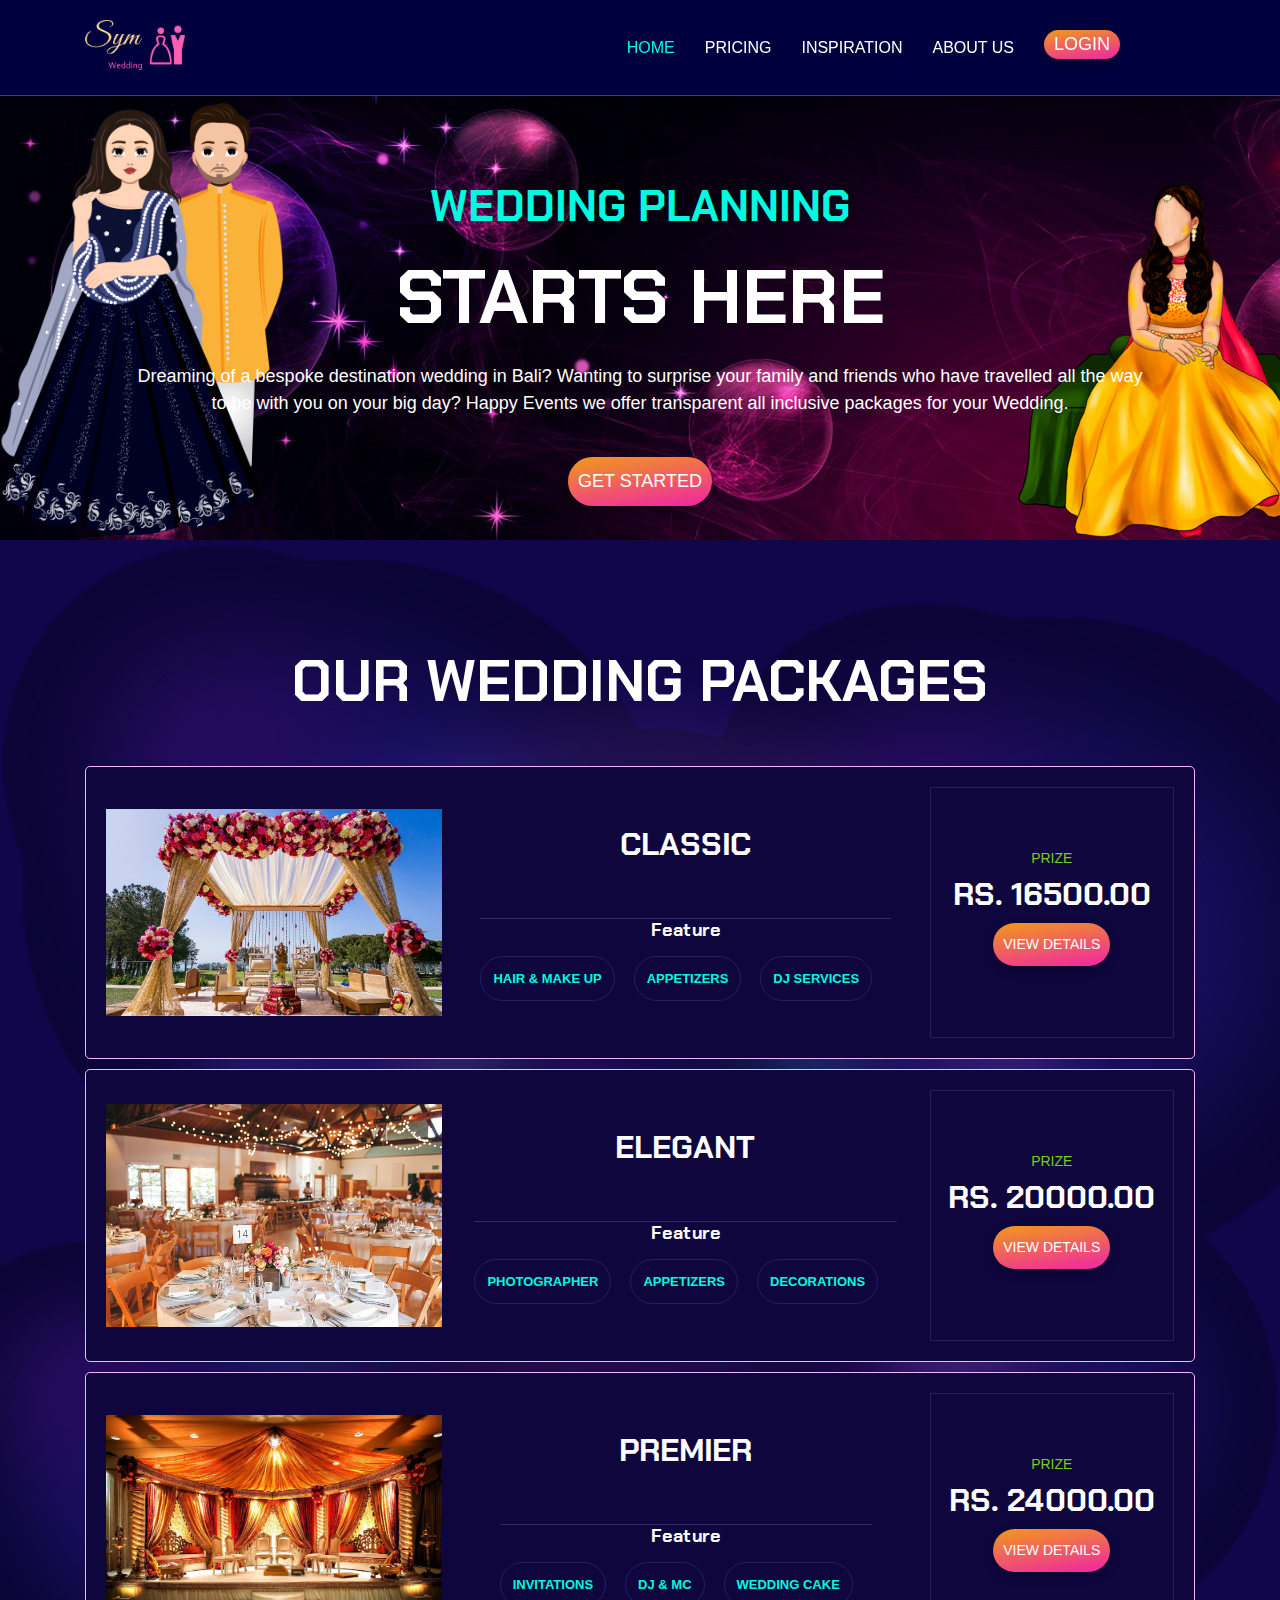
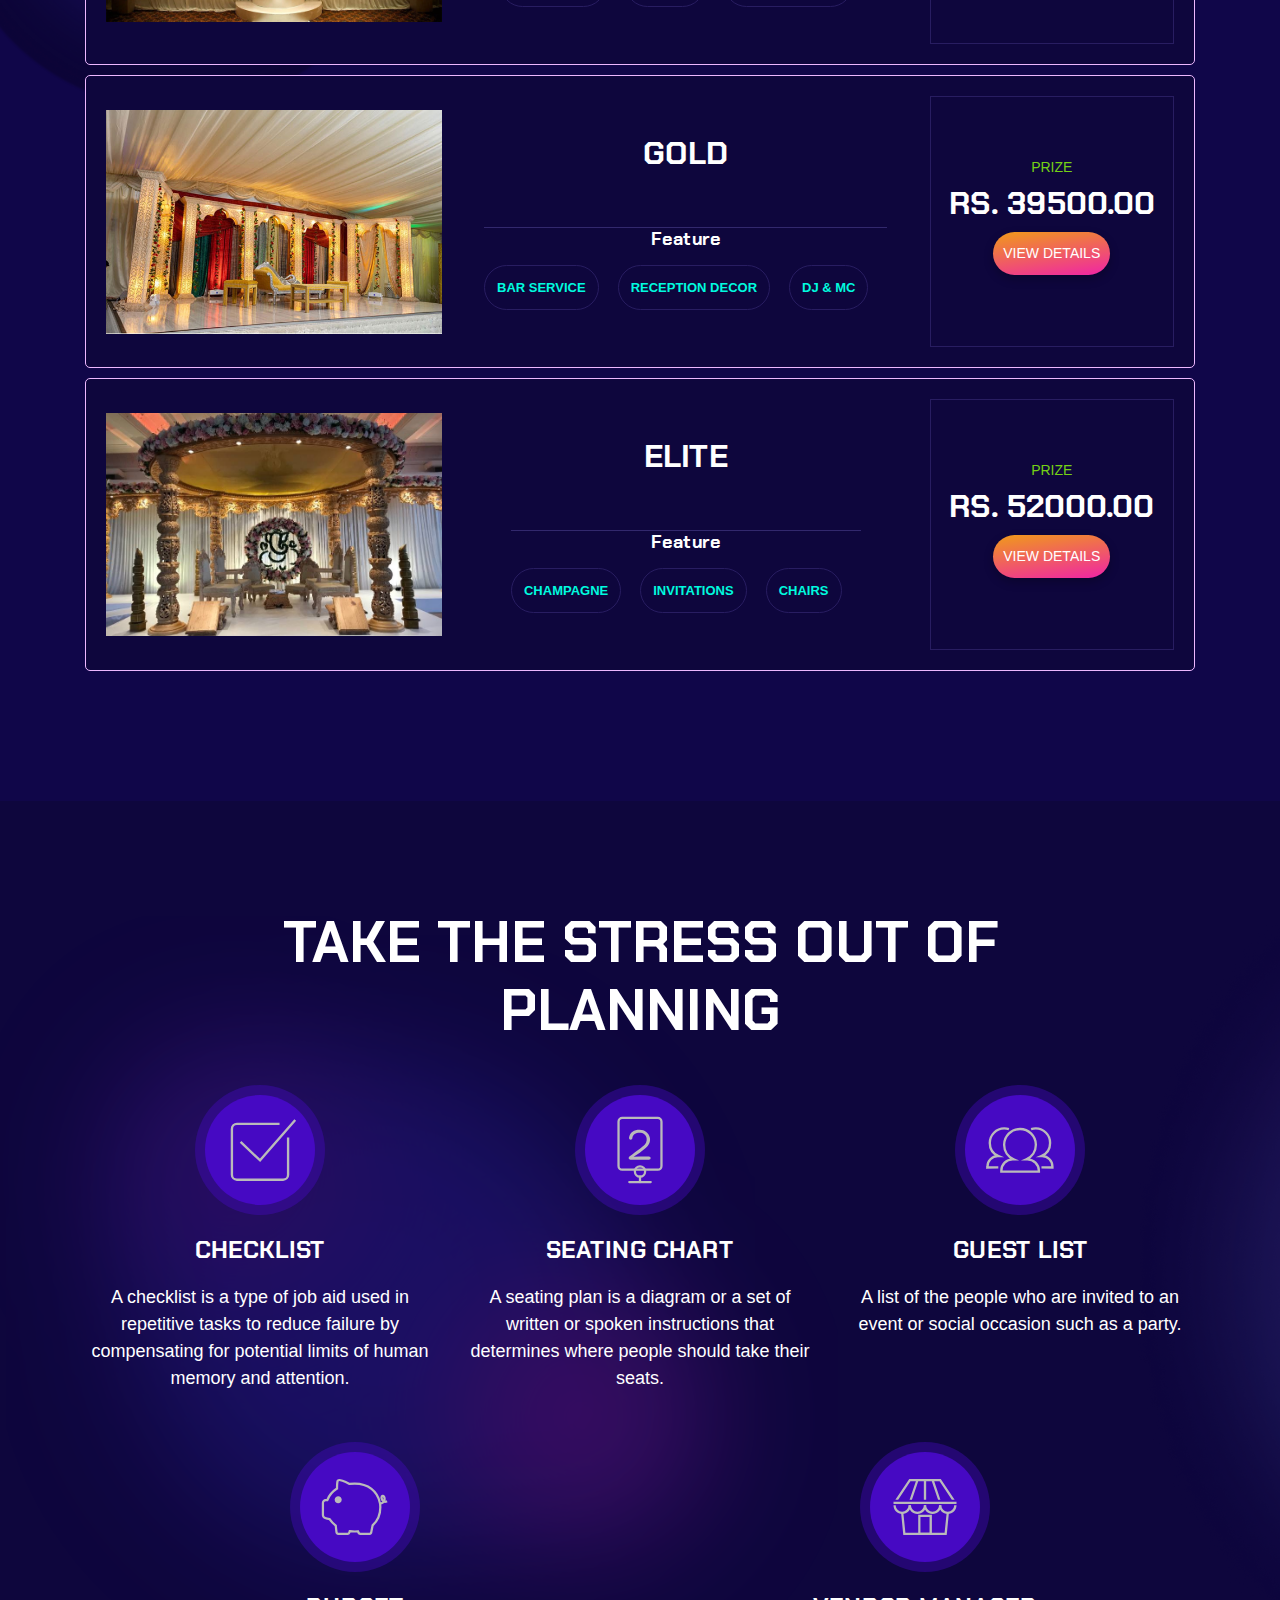
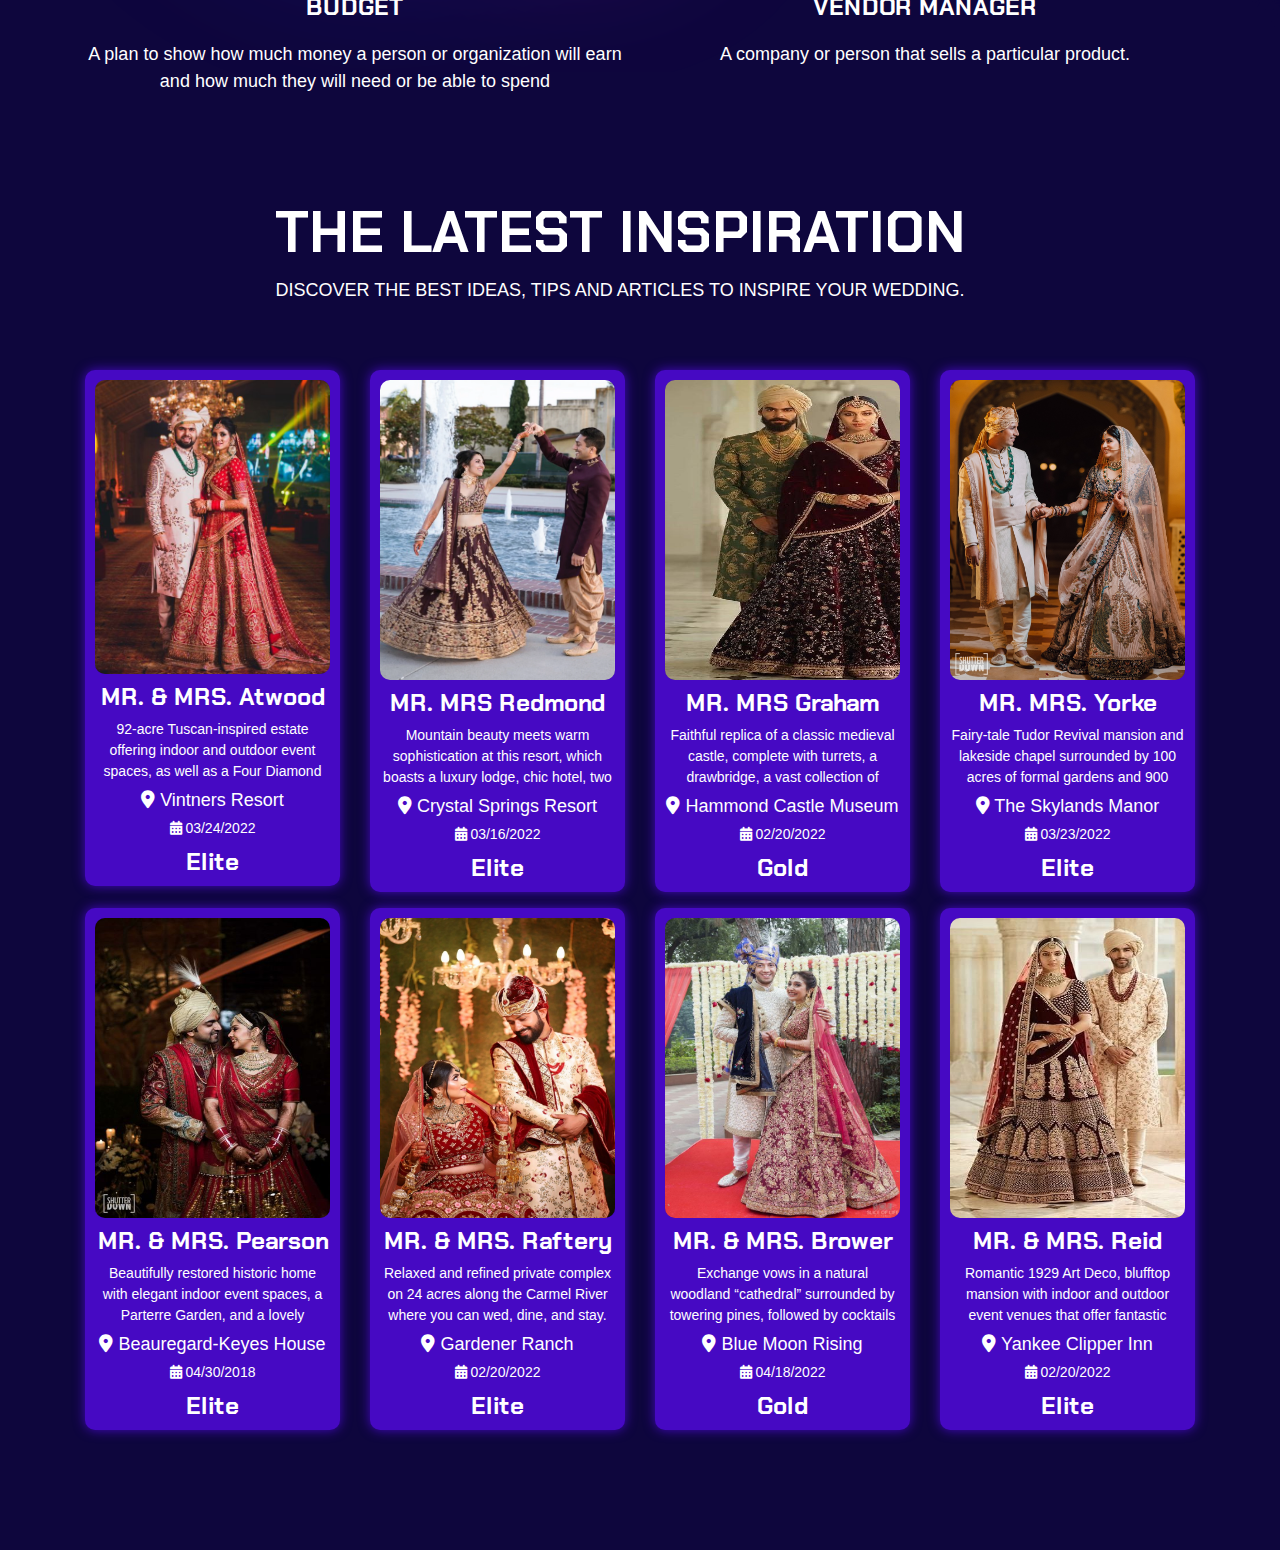
<file: index.html>
<!DOCTYPE html>
<html lang="en">

<head>
    <meta charset="UTF-8">
    <meta http-equiv="X-UA-Compatible" content="IE=edge">
    <meta name="viewport" content="width=device-width, initial-scale=1.0">
    <title>Sym wedding Events </title>
    <link rel="stylesheet" href="./bootstrap-5.0.2-dist/css/bootstrap.min.css">
    <link rel="stylesheet" href="./bootstrap-5.0.2-dist/css/style.css">
    <link rel="stylesheet" href="./bootstrap-5.0.2-dist/all.css">
    <script src="./bootstrap-5.0.2-dist/js/bootstrap.min.js"></script>
    <script src="./bootstrap-5.0.2-dist/js/jquery-3.6.3.min.js"></script>
    <style>
        body::-webkit-scrollbar {
            display: none;
        }
    </style>
</head>

<body style="
    overflow-x: hidden;">
    <header id="header-section" class="animated fadeInDown header-fixed">
        <div class="overlay">
            <div class="container">
                <div class="row d-flex header-area">
                    <div class="logo-section flex-grow-1 d-flex align-items-center">
                        <a href="index.html" class="site-logo site-title"><img
                                src="image/sym-low-resolution-logo-color-on-transparent-background (2).png"
                                height="100px" width="100px" alt="site-logo"></a>
                    </div> <button class="navbar-toggler ml-auto collapsed" type="button" data-bs-toggle="collapse"
                        data-bs-target="#navbarSupportedContent" aria-controls="navbarSupportedContent"
                        aria-expanded="false" aria-label="Toggle navigation"> <i class="fas fa-bars nav-show"></i>
                    </button>
                    <nav class="navbar navbar-expand-lg p-0">
                        <div class="navbar-collapse showclass collapse" id="navbarSupportedContent1">
                            <ul class="navbar-nav main-menu ml-auto">
                                <li><a class="active align-items-center d-flex h-100" href="index.html">Home</a></li>
                                <li class="mainMenu "><a class="align-items-center d-flex h-100">PRICING</a>
                                    <ul class="sub-menu">
                                        <li><a href="price.html?type=Classic">Classic</a></li>
                                        <li><a href="price.html?type=Elegant">Elegant</a></li>
                                        <li><a href="price.html?type=Premier">Premier </a></li>
                                        <li><a href="price.html?type=Gold">Gold </a></li>
                                        <li><a href="price.html?type=Elite">Elite </a></li>
                                    </ul>
                                </li>
                                <li class=""><a class="align-items-center d-flex h-100"
                                        href="inspiration.html">Inspiration</a>
                                </li>
                                <li><a class="align-items-center d-flex h-100" href="about.html">About Us</a></li>
                                <li class="">
                                    <a class="" href="signin.html"><span class="cmn-btn py-1" style="
                                        line-height: inherit;
                                    ">Login</span> </a>
                                </li>
                            </ul>
                        </div>
                    </nav>
                    <div class="right-area header-action d-flex align-items-center">
                    </div>
                </div>
            </div>
        </div>
    </header>
    <section id="banner-section">
        <div class="banner-content d-flex align-items-center">
            <div class="container">
                <div class="row justify-content-center">
                    <div class="col-lg-12">
                        <div class="main-content">
                            <div class="top-area justify-content-center text-center">
                                <h3>Wedding Planning </h3>
                                <h1>Starts Here</h1>
                                <p class="mx-5">Dreaming of a bespoke destination wedding in Bali? Wanting to surprise
                                    your family and friends who have travelled all the way to be with you on your big
                                    day? Happy Events we offer transparent all inclusive packages for your
                                    Wedding.</p>
                                <div class="btn-play d-flex justify-content-center align-items-center">
                                    <a class="cmn-btn">Get Started</a>
                                </div>
                            </div>
                        </div>
                    </div>
                </div>
                <div class="ani-illu">
                    <img class="left-1 wow fadeInUp" style=" visibility: visible; animation-name: fadeInUp;"
                        src="image/jodi.png" alt="image">
                    <img class="right-2 wow fadeInUp" style=" visibility: visible; animation-name: fadeInUp;"
                        src="image/pngtree-wedding-girl-for-haldi-cute-indian-bride-illustration-vector-hd-images-png-image_6491288.png"
                        alt="image">
                </div>
            </div>
        </div>
    </section>
    <section id="wedding-section">
        <div class="overlay pt-120 pb-120">
            <div class="container wow fadeInUp">
                <div class="row d-flex justify-content-center">
                    <div class="col-lg-8 text-center">
                        <div class="section-header">
                            <h2 class="title">OUR WEDDING PACKAGES</h2>
                        </div>
                    </div>
                </div>
                <div id="section"></div>
            </div>
        </div>
    </section>
    <section id="features-section">
        <div class="overlay pt-120">
            <div class="container wow fadeInUp">
                <div class="row justify-content-center">
                    <div class="col-lg-10">
                        <div class="section-header text-center">
                            <h2 class="title">Take the Stress Out of Planning</h2>
                        </div>
                    </div>
                </div>
                <div class="row pm-none">
                    <div class="col-lg-4 col-md-6 col-sm-6">
                        <div class="single-item text-center">
                            <div class="img-area">
                                <img src="image/checklist-ea253352239433deb24f2ed8ae110aac1840ff8fa5df43967027e880b5f5385b.svg"
                                    alt="image" style="  filter: invert(1); height: 70px;">
                            </div>
                            <h5>CheckList</h5>
                            <p>A checklist is a type of job aid used in repetitive tasks to reduce failure by
                                compensating for potential limits of human memory and attention.</p>
                        </div>
                    </div>
                    <div class="col-lg-4 col-md-6 col-sm-6">
                        <div class="single-item text-center">
                            <div class="img-area">
                                <img src="image/seating-chart-084bbdaabe84a638edf344224d7a92b1bc792db53c5fcf7ab16fcd5a6109ff79.svg"
                                    alt="image" style="  filter: invert(1); height: 70px;">
                            </div>
                            <h5>Seating Chart</h5>
                            <p>A seating plan is a diagram or a set of written or spoken instructions that determines
                                where people should take their seats.</p>
                        </div>
                    </div>
                    <div class="col-lg-4 col-md-6 col-sm-6">
                        <div class="single-item text-center">
                            <div class="img-area">
                                <img src="image/guest-list-eaaf9277c60be7449e41e2f72f358ae3c94c1b31726b894e064498a9536cac9a.svg"
                                    alt="image" style="  filter: invert(1); height: 70px;">
                            </div>
                            <h5>Guest List
                            </h5>
                            <p>A list of the people who are invited to an event or social occasion such as a party.</p>
                        </div>
                    </div>
                    <div class=" col-md-6 col-sm-6">
                        <div class="single-item text-center">
                            <div class="img-area">
                                <img style="
                                filter:invert(1);
                                height: 70px;
                            " src="image/budget-6eca6d3898f15dd5682ce3664d8d9ff9bdd271db03857ba8a99e90b9181db46c.svg"
                                    alt="image">
                            </div>
                            <h5>Budget</h5>
                            <p>A plan to show how much money a person or organization will earn and how much they will
                                need or be able to spend</p>
                        </div>
                    </div>
                    <div class=" col-md-6 col-sm-6">
                        <div class="single-item text-center">
                            <div class="img-area">
                                <img style="
                                filter:invert(1);
                                height: 70px;
                            " src="image/vendor-manager-102fbe8fdbab3e176a6d29bd05c6f26dcd35cfa0f55ff50b1bfd9e70c8fdcdda.svg"
                                    alt="image">
                            </div>
                            <h5>Vendor Manager</h5>
                            <p>A company or person that sells a particular product.</p>
                        </div>
                    </div>

                </div>
            </div>
        </div>
    </section>
    <section id="featured-products" class="pt-120 pb-120">
        <div class="container">
            <div class="row justify-content-center">
                <div class="col-lg-8 d-flex align-items-center">
                    <div class="section-header text-center">
                        <h2 class="title">THE LATEST INSPIRATION</h2>
                        <p>DISCOVER THE BEST IDEAS, TIPS AND ARTICLES TO INSPIRE YOUR WEDDING.</p>
                    </div>
                </div>
            </div>
            <div class="row cus-m justify-content-center" id="postWedding" style="
            position: relative;        ">
            </div>
        </div>
    </section>
    <!-- Modal -->
    <div class="modal fade" id="exampleModal" tabindex="-1" role="dialog" aria-labelledby="exampleModalLabel"
        aria-hidden="true">
        <div class="modal-dialog modal-xl modal-dialog-centered" role="document">
            <div class="modal-content" id="modalContent">
                <div class="modal-header">
                    <h5 class="modal-title w-100 text-center" id="exampleModalLabel">Classic</h5>
                    <!-- <button type="button" class="close" data-bs-dismiss="modal">&times;</button> -->
                    <span aria-hidden="true" data-bs-dismiss="modal">&times;</span>
                    </button>
                </div>
                <div class="modal-body">
                    <div class="row m-0">
                        <div class=" col-lg-6  ">
                            <img class=" rounded" src="./image/classic.jpg" alt="">
                        </div>
                        <div class=" col-lg-6 ">
                            <div>
                                <p>A decoration is anything used to make something more attractive or festive. If you’re
                                    having a Valentine’s Day party, drape your house in red and pink decorations.
                                    Decoration is also a type of honor, like a soldier's medal or stripe.</p>
                            </div>
                            <div class="row my-3">
                                <h6 class="blueBtn m-2  ">Hair And Make Up</h6>
                                <h6 class="blueBtn m-2 ">Appetizers</h6>
                                <h6 class="blueBtn m-2 ">DJ Services</h6>
                            </div>
                            <h5> <del>$29000 </del> $24000</h5>
                        </div>
                    </div>
                </div>
                <div class="modal-footer">
                    <button type="button" class="btn btn-secondary" data-bs-dismiss="modal">Close</button>
                </div>
            </div>
        </div>
    </div>
</body>
<script src="./main.js"></script>
<script src="./bootstrap-5.0.2-dist/js/bootstrap.bundle.min.js"></script>
<script src="./bootstrap-5.0.2-dist/fontawesome.js"></script>

</html>
</file>
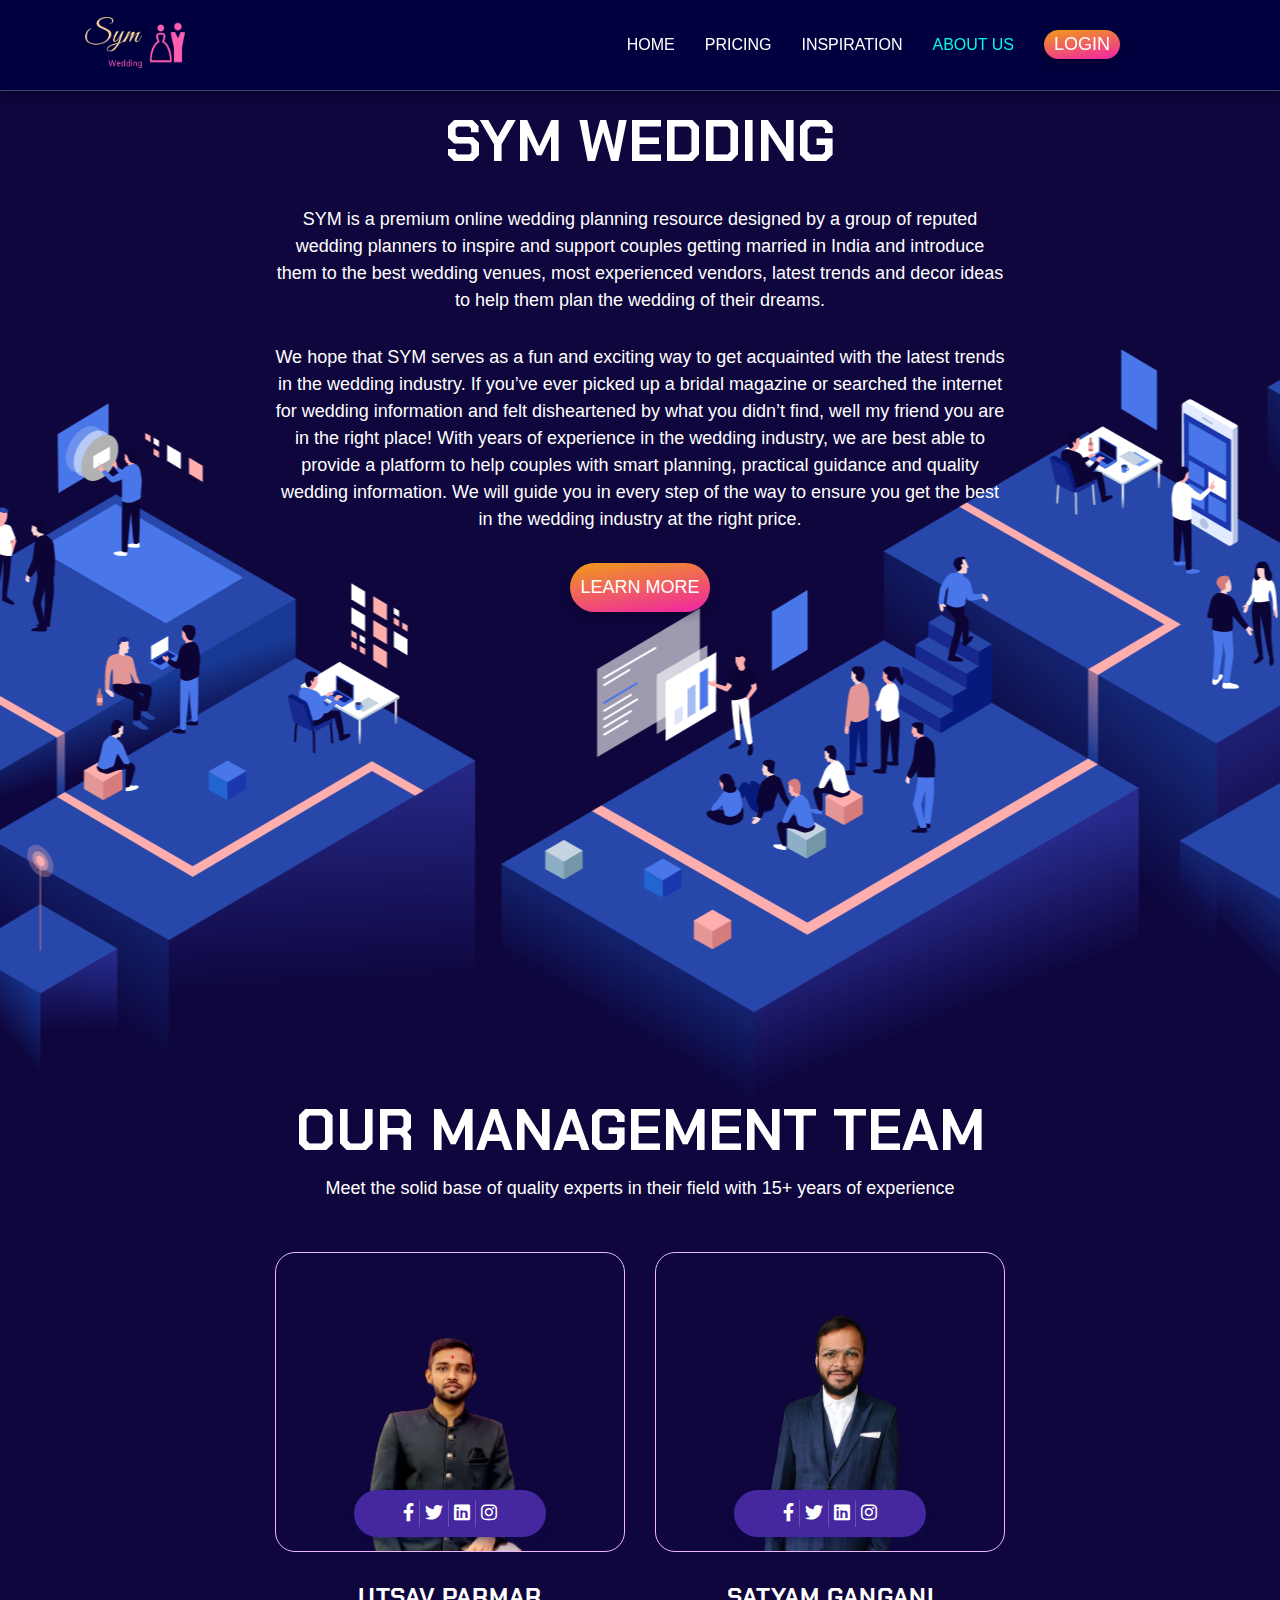
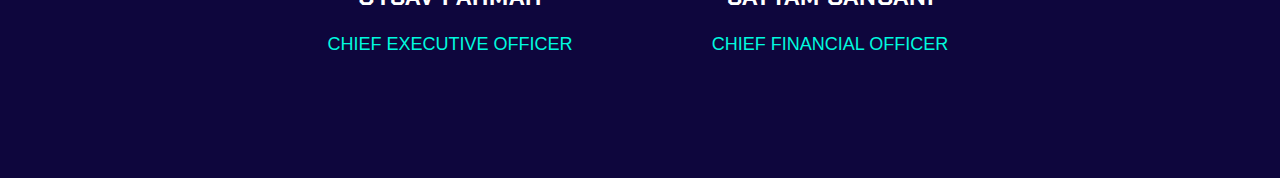
<file: about.html>
<!DOCTYPE html>
<html lang="en">

<head>
    <meta charset="UTF-8">
    <meta http-equiv="X-UA-Compatible" content="IE=edge">
    <meta name="viewport" content="width=device-width, initial-scale=1.0">
    <title>Sym wedding Events </title>
    <link rel="stylesheet" href="./bootstrap-5.0.2-dist/css/bootstrap.min.css">
    <link rel="stylesheet" href="./bootstrap-5.0.2-dist/css/style.css">
    <link rel="stylesheet" href="./bootstrap-5.0.2-dist/all.css">
    <script src="./bootstrap-5.0.2-dist/js/bootstrap.min.js"></script>
    <script src="./bootstrap-5.0.2-dist/js/jquery-3.6.3.min.js"></script>


    <style>
        body::-webkit-scrollbar {
            display: none;
        }
    </style>

</head>

<body style="
    overflow-x: hidden;
">
    <header id="header-section" class="animated fadeInDown header-fixed">
        <div class="overlay">
            <div class="container">
                <div class="row d-flex header-area">
                    <div class="logo-section flex-grow-1 d-flex align-items-center">
                        <a href="index.html" class="site-logo site-title"><img src="image/sym-low-resolution-logo-color-on-transparent-background (2).png" height="100px" width="100px"
                                alt="site-logo"></a>
                    </div>
                    <button class="navbar-toggler ml-auto collapsed" type="button" data-bs-toggle="collapse"
                        data-bs-target="#navbarSupportedContent" aria-controls="navbarSupportedContent"
                        aria-expanded="false" aria-label="Toggle navigation">
                        <i class="fas fa-bars nav-show"></i>
                    </button>
                    <nav class="navbar navbar-expand-lg p-0">
                        <div class="navbar-collapse showclass collapse" id="navbarSupportedContent1">
                            <ul class="navbar-nav main-menu ml-auto">
                                <li><a class="align-items-center d-flex h-100" href="index.html">Home</a></li>
                                <li class=""><a class="align-items-center d-flex h-100"> PRICING</a>
                                    <ul class="sub-menu">
                                        <li><a class="align-items-center d-flex h-100" href="price.html?type=Classic">Classic</a></li>
                                        <li><a class="align-items-center d-flex h-100" href="price.html?type=Elegant">Elegant</a></li>
                                        <li><a class="align-items-center d-flex h-100" href="price.html?type=Premier">Premier </a></li>
                                        <li><a class="align-items-center d-flex h-100" href="price.html?type=Gold">Gold </a></li>
                                        <li><a class="align-items-center d-flex h-100" href="price.html?type=Elite">Elite </a></li>
                                    </ul>
                                </li>
                                <li class=""><a class="align-items-center d-flex h-100" href="inspiration.html">Inspiration</a>
                                </li>
                                <li><a class="align-items-center d-flex h-100 active"  href="about.html">About Us</a></li>
                                <li class="">
                                    <a class="align-items-center d-flex h-100"  href="signin.html"><span class="cmn-btn py-1" style="
                                        line-height: inherit;
                                    ">Login</span> </a>
                                </li>
                            </ul>
                        </div>
                    </nav>
                    <div class="right-area header-action d-flex align-items-center">
                    </div>
                </div>
            </div>
        </div>
    </header>
    <section id="about-us-section" class="pt-120 ">
        <div class="overlay ">
            <div class="container wow fadeInUp">
                <div class="main-container">
                    <div class="row d-flex justify-content-center">
                        <div class="col-lg-8">
                            <div class="section-header text-center">
                                <h2 class="title">SYM Wedding</h2>
                                <p>SYM is a premium online wedding planning resource designed by a group of reputed wedding planners to inspire and support couples getting married in India and introduce them to the best wedding venues, most experienced vendors, latest trends and decor ideas to help them plan the wedding of their dreams.</p>
                                <p>We hope that SYM serves as a fun and exciting way to get acquainted with the latest trends in the wedding industry. If you’ve ever picked up a bridal magazine or searched the internet for wedding information and felt disheartened by what you didn’t find, well my friend you are in the right place! With years of experience in the wedding industry, we are best able to provide a platform to help couples with smart planning, practical guidance and quality wedding information. We will guide you in every step of the way to ensure you get the best in the wedding industry at the right price.</p>
                                <a href="#" class="cmn-btn">Learn More</a>
                            </div>
                        </div>
                    </div>
                </div>
            </div>
        </div>
    </section>
    <section id="team-section" class="pb-120">
        <div class="overlay ">
            <div class="container wow fadeInUp">
                <div class="row justify-content-center">
                    <div class="col-lg-10">
                        <div class="section-header text-center">
                            <h2 class="title">our management team</h2>
                            <p>Meet the solid base of quality experts in their field with 15+ years of experience</p>
                        </div>
                    </div>
                </div>
                <div class="row wrapper justify-content-center">
                    <div class="col-md-4  col-sm-6">
                        <div class="single-item text-center">
                            <div class="top-item text-center" style="
                            height: 300px;
                        ">
                                <img src="image/team-1.png" alt="image">
                                <div class="social-area">
                                    <ul class="d-flex justify-content-center">
                                        <li><a href="https://www.facebook.com/utsav.parmar.376?mibextid=ZbWKwL"><i class="fab fa-facebook-f"></i></a></li>
                                        <li class="border-area"><a href="https://twitter.com/utsavparmar"><i class="fab fa-twitter"></i></a></li>
                                        <li class="border-area"><a href="https://www.linkedin.com/in/utsav-parmar-007277222"><i class="fab  fa-linkedin"></i></a></li>
                                        <li class="border-area"><a href="https://www.instagram.com/utsav_parmar_11/?next=%2F"><i class="fab fa-instagram"></i></a></li>
                                    </ul>
                                </div>
                            </div>
                            <div class="bottom-area">
                                <a href="#">
                                    <h5>Utsav Parmar</h5>
                                </a>
                                <p>Chief Executive Officer</p>
                            </div>
                        </div>
                    </div>
                    <div class="col-md-4  col-sm-6">
                        <div class="single-item text-center">
                            <div class="top-item text-center" style="
                            height: 300px;
                        ">
                                <img src="image/team-2.png" alt="image">
                                <div class="social-area">
                                    <ul class="d-flex justify-content-center">
                                        <li><a href="https://www.facebook.com/satyam.gangani.5?mibextid=ZbWKwL"><i class="fab fa-facebook-f"></i></a></li>
                                        <li class="border-area"><a href="https://twitter.com/satyamgangani"><i class="fab fa-twitter"></i></a></li>
                                        <li class="border-area"><a href="https://www.linkedin.com/in/satyam-gangani-85365021b/"><i class="fab  fa-linkedin"></i></a></li>
                                        <li class="border-area"><a href="https://www.instagram.com/satyamgangani/?next=%2F"><i class="fab fa-instagram"></i></a></li>
                                    </ul>
                                </div>
                            </div>
                            <div class="bottom-area">
                                <a href="#">
                                    <h5>Satyam Gangani</h5>
                                </a>
                                <p>Chief Financial Officer</p>
                            </div>
                        </div>
                    </div>
                    <!-- <div class="col-md-4  col-sm-12">
                        <div class="single-item text-center">
                            <div class="top-item text-center">
                                <img src="image/team-3.png" alt="image">
                                <div class="social-area">
                                    <ul class="d-flex justify-content-center">
                                        <li><a href="#"><i class="fab fa-facebook-f"></i></a></li>
                                        <li class="border-area"><a href="#"><i class="fab fa-twitter"></i></a></li>
                                        <li><a href="#"><i class="fab fa-instagram"></i></a></li>
                                    </ul>
                                </div>
                            </div>
                            <div class="bottom-area">
                                <a href="#">
                                    <h5>Neville Saylor</h5>
                                </a>
                                <p>Chief Technology Officer</p>
                            </div>
                        </div>
                    </div> -->
                </div>
            </div>
        </div>
    </section>
</body>
<script>$(document).ready(() => {
        $('.nav-show').click(() => {
            $('.showclass').fadeToggle('show')
            //  $(".show").fadeToggle()
        })
    })</script>
<script src="./bootstrap-5.0.2-dist/js/bootstrap.bundle.min.js"></script>
<script src="./bootstrap-5.0.2-dist/fontawesome.js"></script>


</html>
</file>
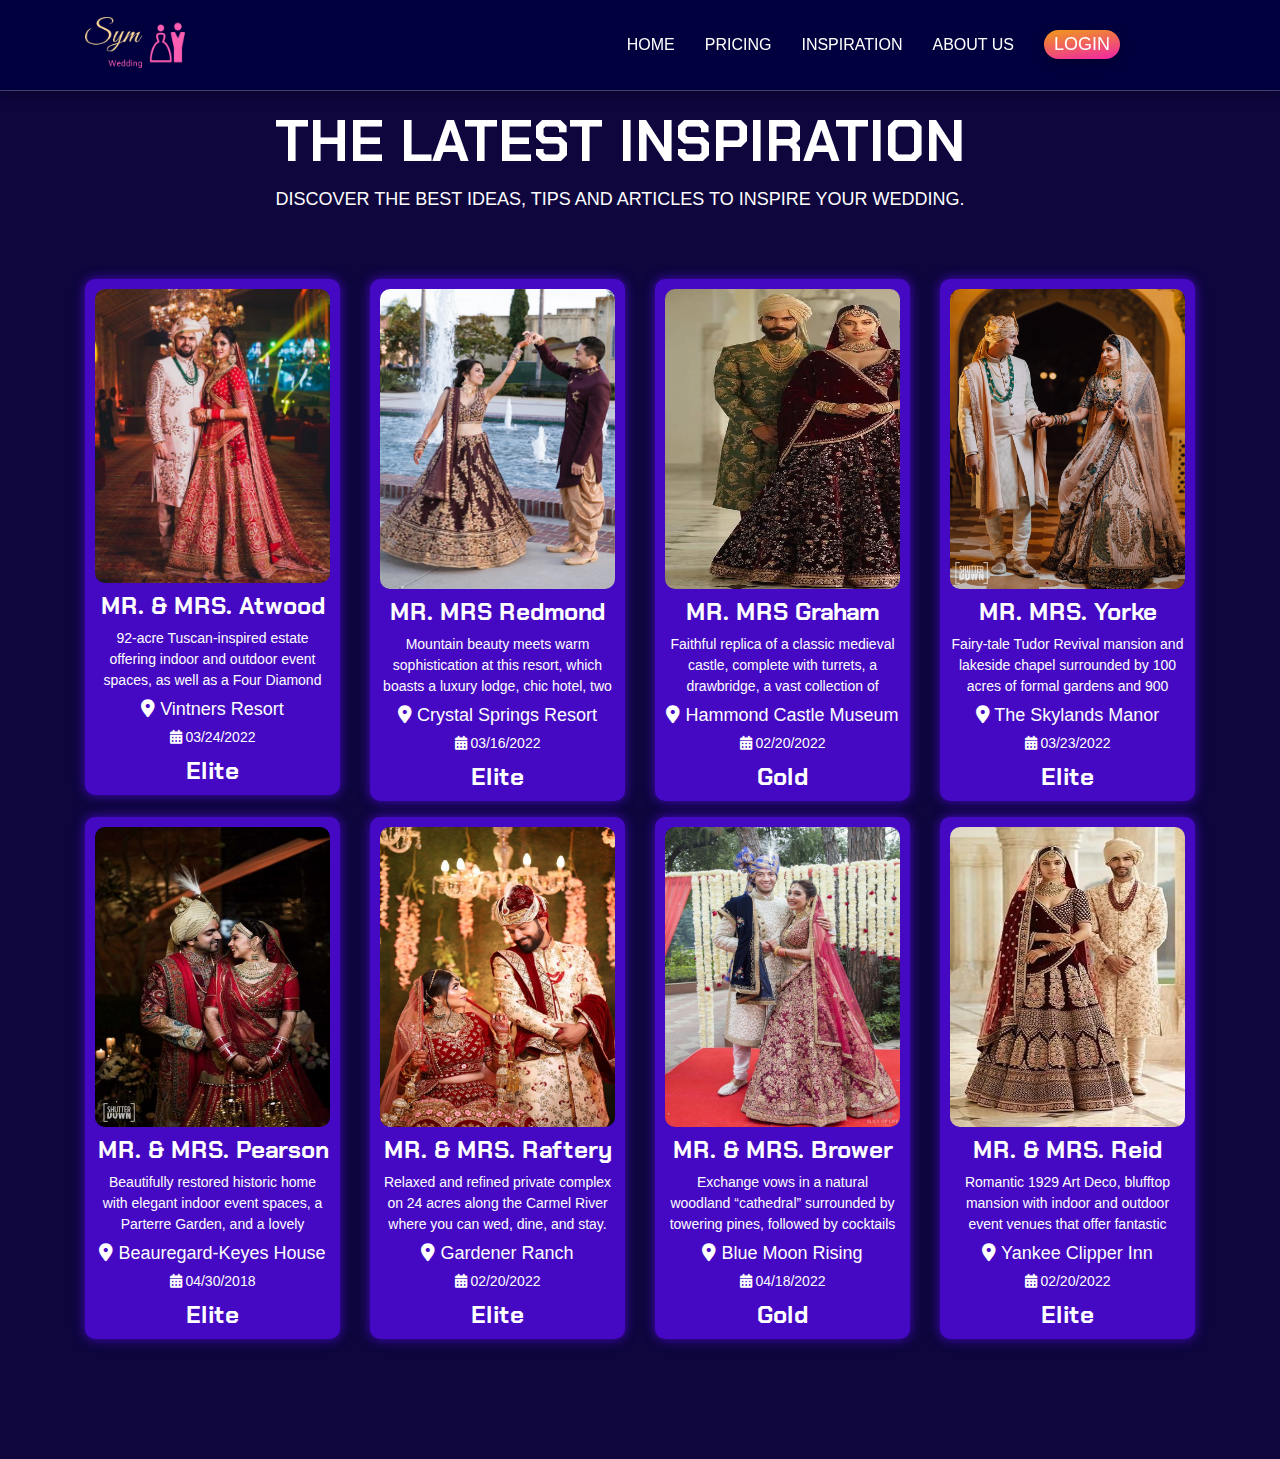
<file: inspiration.html>
<!DOCTYPE html>
<html lang="en">

<head>
    <meta charset="UTF-8">
    <meta http-equiv="X-UA-Compatible" content="IE=edge">
    <meta name="viewport" content="width=device-width, initial-scale=1.0">
    <title>Sym wedding Events </title>
    <link rel="stylesheet" href="./bootstrap-5.0.2-dist/css/bootstrap.min.css">
    <link rel="stylesheet" href="./bootstrap-5.0.2-dist/css/style.css">
    <link rel="stylesheet" href="./bootstrap-5.0.2-dist/all.css">
    <script src="./bootstrap-5.0.2-dist/js/bootstrap.min.js"></script>
    <script src="./bootstrap-5.0.2-dist/js/jquery-3.6.3.min.js"></script>
    <style>
        body::-webkit-scrollbar {
            display: none;
        }
    </style>
</head>

<body style="">
    <header id="header-section" class="animated fadeInDown header-fixed">
        <div class="overlay">
            <div class="container">
                <div class="row d-flex header-area">
                    <div class="logo-section flex-grow-1 d-flex align-items-center">
                        <a href="index.html" class="site-logo site-title"><img
                                src="image/sym-low-resolution-logo-color-on-transparent-background (2).png"
                                height="100px" width="100px" alt="site-logo"></a>
                    </div>
                    <button class="navbar-toggler ml-auto collapsed" type="button" data-bs-toggle="collapse"
                        data-bs-target="#navbarSupportedContent" aria-controls="navbarSupportedContent"
                        aria-expanded="false" aria-label="Toggle navigation">
                        <i class="fas fa-bars nav-show"></i>
                    </button>
                    <nav class="navbar navbar-expand-lg p-0">
                        <div class="navbar-collapse showclass collapse" id="navbarSupportedContent1">
                            <ul class="navbar-nav main-menu ml-auto">
                                <li><a class="align-items-center d-flex h-100" href="index.html">Home</a></li>
                                <li class=""><a class="align-items-center d-flex h-100">PRICING</a>
                                    <ul class="sub-menu">
                                        <li><a class="align-items-center d-flex h-100"
                                                href="price.html?type=Classic">Classic</a></li>
                                        <li><a class="align-items-center d-flex h-100"
                                                href="price.html?type=Elegant">Elegant</a></li>
                                        <li><a class="align-items-center d-flex h-100"
                                                href="price.html?type=Premier">Premier </a></li>
                                        <li><a class="align-items-center d-flex h-100" href="price.html?type=Gold">Gold
                                            </a></li>
                                        <li><a class="align-items-center d-flex h-100"
                                                href="price.html?type=Elite">Elite </a></li>
                                    </ul>
                                </li>
                                <li class=""><a class="align-items-center d-flex h-100 "
                                        href="inspiration.html">Inspiration</a>
                                </li>
                                <li><a class="align-items-center d-flex h-100" href="about.html">About Us</a></li>

                                <li class="">
                                    <a class="align-items-center d-flex h-100" href="signin.html"><span
                                            class="cmn-btn py-1" style="
                                        line-height: inherit;
                                    ">Login</span> </a>
                                </li>
                            </ul>
                        </div>
                    </nav>
                    <div class="right-area header-action d-flex align-items-center">
                    </div>
                </div>
            </div>
        </div>
    </header>
    <section id="featured-products" class="pt-120 pb-120">
        <div class="container  ">
            <div class="row justify-content-center">
                <div class="col-lg-8 d-flex align-items-center">
                    <div class="section-header text-center">
                        <h2 class="title">THE LATEST INSPIRATION</h2>
                        <p>DISCOVER THE BEST IDEAS, TIPS AND ARTICLES TO INSPIRE YOUR WEDDING.</p>
                    </div>
                </div>
            </div>
            <div class="row cus-m justify-content-center" id="postWedding" style="
            position: relative;
        ">
            </div>
        </div>
    </section>
    <!-- Modal -->
    <div class="modal fade" id="exampleModal" tabindex="-1" role="dialog" aria-labelledby="exampleModalLabel"
        aria-hidden="true">
        <div class="modal-dialog modal-xl modal-dialog-centered" role="document">
            <div class="modal-content" id="modalContent">
                <div class="modal-header">
                    <h5 class="modal-title w-100 text-center" id="exampleModalLabel">Classic</h5>
                    <span aria-hidden="true" data-bs-dismiss="modal">&times;</span>
                    </button>
                </div>
                <div class="modal-body">
                    <div class="row m-0">
                        <div class=" col-lg-6  ">
                            <img class=" rounded" src="./image/classic.jpg" alt="">
                        </div>
                        <div class=" col-lg-6 ">
                            <div>
                                <p>A decoration is anything used to make something more attractive or festive. If you’re
                                    having a Valentine’s Day party, drape your house in red and pink decorations.
                                    Decoration is also a type of honor, like a soldier's medal or stripe.</p>
                            </div>
                            <div class="row my-3">
                                <h6 class="blueBtn m-2  ">Hair And Make Up</h6>
                                <h6 class="blueBtn m-2 ">Appetizers</h6>
                                <h6 class="blueBtn m-2 ">DJ Services</h6>
                            </div>
                            <h5> <del>$29000 </del> $24000</h5>
                        </div>
                    </div>
                </div>
                <div class="modal-footer">
                    <button type="button" class="btn btn-secondary" data-bs-dismiss="modal">Close</button>
                </div>
            </div>
        </div>
    </div>
</body>
<script>  const JSONdata = new XMLHttpRequest()
    JSONdata.onload = function () {
        jsonDataFetch(this)
    }
    JSONdata.open('GET', 'tblpostwedding.json')
    JSONdata.send()

    function jsonDataFetch(xml) {
        tblpostwedding = xml.responseText
        for (let i of JSON.parse(tblpostwedding).data) {

            console.log(i)
            section = `<div class="col-lg-3 col-md-6 mt-3">
        <div class="single-item" style="
        box-shadow: 0px 0px 12px 0px #4609c3;
     ">
            <div class="img-area text-center">
                <img class="img-area m-0" style="max-height:300px;width: 100%;"  src="image/events/${i.preview_image}" alt="image">
            </div>
            <div class=" text-center">
                <h5 class="my-2">${i.title}</h5>
                <p class="text-sm mt-1" style="max-height:60px; overflow:hidden ">${i.description}</p>
                 <p class="mt-2"> <span class="fas fa-location-dot"></span> ${i.location}</p>
                 <p class="text-sm mt-1"><span class="text-sm fas fa-calendar-alt"></span> ${i.wedding_date}</p>
                  <div class="mt-2">
                   <h5>${i.wedding_type}</h5>
                </div>
                </div>
          </div>
        </div>`
            document.getElementById('postWedding').innerHTML += section
            $(document).ready(() => {
                $('.btn-collapse').click(() => { })

                $('#collapseElite').first().addClass('show')
            })
        }
    }
    $(document).ready(() => {
        $('.nav-show').click(() => {
            $('.showclass').fadeToggle('show')
        })
    })
</script>
<script src="./bootstrap-5.0.2-dist/js/bootstrap.bundle.min.js"></script>
<script src="./bootstrap-5.0.2-dist/fontawesome.js"></script>

</html>
</file>
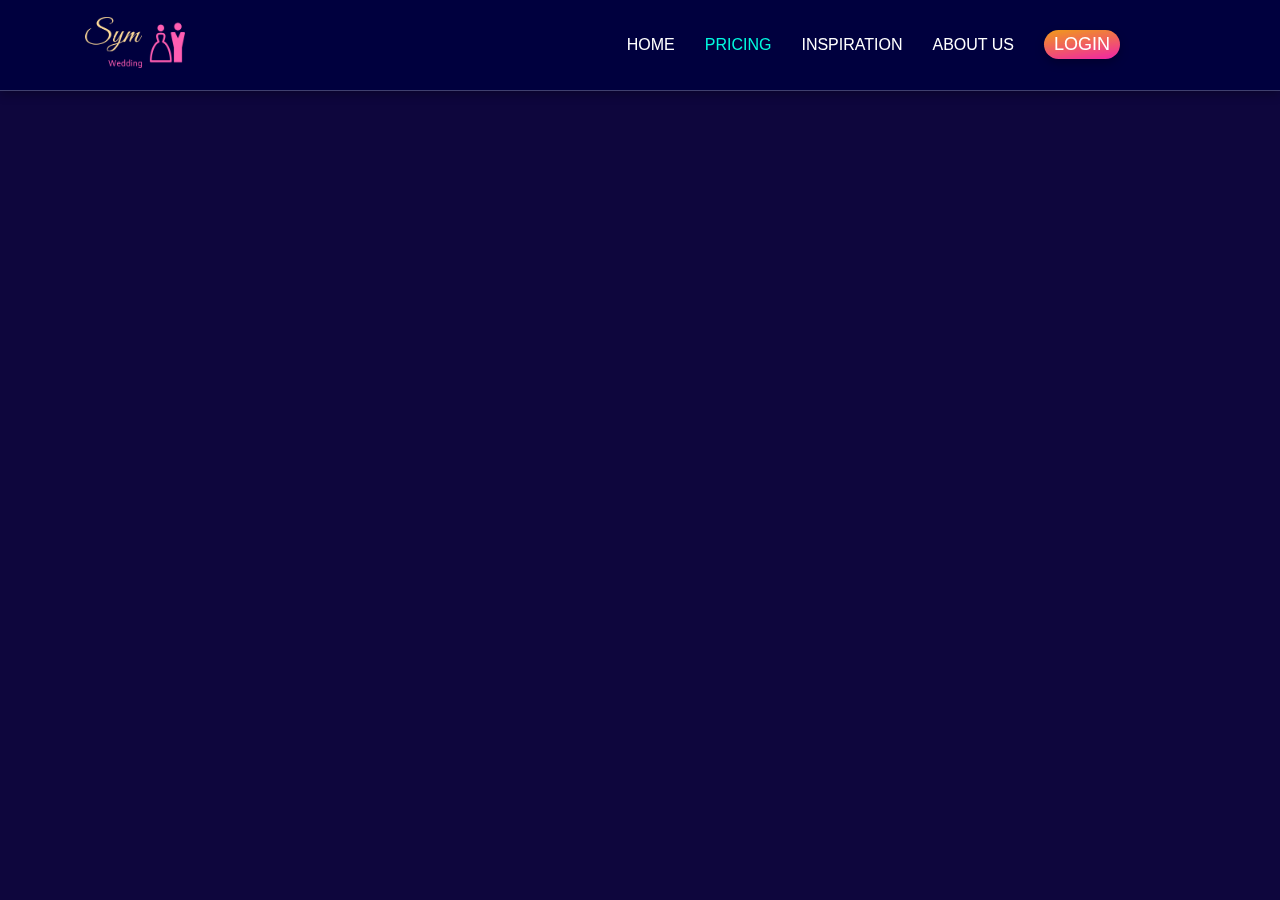
<file: price.html>
<!DOCTYPE html>
<html lang="en">

<head>
    <meta charset="UTF-8">
    <meta http-equiv="X-UA-Compatible" content="IE=edge">
    <meta name="viewport" content="width=device-width, initial-scale=1.0">
    <title>Sym wedding Events </title>
    <link rel="stylesheet" href="./bootstrap-5.0.2-dist/css/bootstrap.min.css">
    <link rel="stylesheet" href="./bootstrap-5.0.2-dist/css/style.css">
    <link rel="stylesheet" href="./bootstrap-5.0.2-dist/all.css">
    <script src="./bootstrap-5.0.2-dist/js/bootstrap.min.js"></script>
    <script src="./bootstrap-5.0.2-dist/js/jquery-3.6.3.min.js"></script>
</head>

<body style=" overflow-x: hidden;">
    <header id="header-section" class="animated fadeInDown header-fixed">
        <div class="overlay">
            <div class="container">
                <div class="row d-flex header-area">
                    <div class="logo-section flex-grow-1 d-flex align-items-center">
                        <a href="index.html" class="site-logo site-title"><img
                                src="image/sym-low-resolution-logo-color-on-transparent-background (2).png"
                                height="100px" width="100px" alt="site-logo"></a>
                    </div>
                    <button class="navbar-toggler ml-auto collapsed" type="button" data-bs-toggle="collapse"
                        data-bs-target="#navbarSupportedContent" aria-controls="navbarSupportedContent"
                        aria-expanded="false" aria-label="Toggle navigation">
                        <i class="fas fa-bars nav-show"></i>
                    </button>
                    <nav class="navbar navbar-expand-lg p-0">
                        <div class="navbar-collapse showclass collapse" id="navbarSupportedContent1">
                            <ul class="navbar-nav main-menu ml-auto">
                                <li><a class="align-items-center d-flex h-100" href="index.html">Home</a></li>
                                <li class=""><a class="align-items-center d-flex h-100 active">PRICING</a>
                                    <ul class="sub-menu">
                                        <li><a class="align-items-center d-flex h-100"
                                                href="price.html?type=Classic">Classic</a></li>
                                        <li><a class="align-items-center d-flex h-100"
                                                href="price.html?type=Elegant">Elegant</a></li>
                                        <li><a class="align-items-center d-flex h-100"
                                                href="price.html?type=Premier">Premier </a></li>
                                        <li><a class="align-items-center d-flex h-100" href="price.html?type=Gold">Gold
                                            </a></li>
                                        <li><a class="align-items-center d-flex h-100"
                                                href="price.html?type=Elite">Elite </a></li>
                                    </ul>
                                </li>
                                <li class=""><a class="align-items-center d-flex h-100"
                                        href="inspiration.html">Inspiration</a>
                                </li>
                                <li><a class="align-items-center d-flex h-100" href="about.html">About Us</a></li>

                                <li class="">
                                    <a class="align-items-center d-flex h-100" href="signin.html"><span
                                            class="cmn-btn py-1" style="
                                        line-height: inherit;
                                    ">Login</span> </a>
                                </li>
                            </ul>
                        </div>
                    </nav>
                    <div class="right-area header-action d-flex align-items-center">
                    </div>
                </div>
            </div>
        </div>
    </header>
    <div id="section" class="container ">

    </div>

</body>
<script>
    const XMLdata = new XMLHttpRequest()
    XMLdata.onload = function () {
        myFunction(this)
    }
    XMLdata.open('GET', 'tblweddingcategories.xml')
    XMLdata.send()


    function myFunction(xml) {
        urlStr = window.location.search;
        urlParam = new URLSearchParams(urlStr);
        productCategory = urlParam.get('type');
        tblweddingcategories = xml.responseXML
        console.log(tblweddingcategories)
        let section = ''
        for (let i of tblweddingcategories.getElementsByTagName(
            'tblweddingcategories'
        )) {
            if (i.getElementsByTagName('wedding_type')[0].childNodes[0].nodeValue == productCategory) {

                section += `     <div class="single-item pb-120 pt-120"> <div class="row"> <div class="col-lg-6 col-12 d-flex align-items-center">
            <img class="top-img" style="  border-radius: 20px; box-shadow: 0px 0px 10px 0px #9c8bff;
" src="image/${i.getElementsByTagName('preview_image')[0].childNodes[0].nodeValue
                    }" alt="image">
            </div>
            <div class="col-lg-6  pt-3  align-items-center ">
            <div class="mid-area">
                <h4 class="text-center">${i.getElementsByTagName('wedding_type')[0].childNodes[0].nodeValue
                    } </h4>
                <div class="title-bottom d-flex">
    
                </div>
                <div class="prize-area ">
                    <div class="contain-area">
                        <h5 class="dollar text-center"> Rs. ${i.getElementsByTagName('offer_price')[0].childNodes[0]
                        .nodeValue
                    } <del style="
                       font-size: 1rem;
                          ">Rs. ${i.getElementsByTagName('orignal_price')[0].childNodes[0].nodeValue}</del></h5>
                    </div>
                </div>
                <div class="single-box justify-content-center mt-2 text-center">`

                for (let y of i.getElementsByTagName('feature')) {
                    for (let z of y.getElementsByTagName('item')) {
                        console.log(z.childNodes[0].nodeValue)
                        section += `<div class="box-item blueBtn m-2 rounded-pill p-1">
                  <span class="sub m-1">${z.childNodes[0].nodeValue}</span>
              </div>`
                    }
                }
                section += ` </div>
                <p class="mt-3 text-center">
                    ${i.getElementsByTagName('description')[0].childNodes[0]
                        .nodeValue
                    }
               </p> </div>  </div> </div> </div>`
            }
        }
        document.getElementById('section').innerHTML = section
    }
    $(document).ready(() => {
        $('.nav-show').click(() => {
            $('.showclass').fadeToggle('show')
            //  $(".show").fadeToggle()
        })
    })
</script>

<script src="./bootstrap-5.0.2-dist/js/bootstrap.bundle.min.js"></script>
<script src="./bootstrap-5.0.2-dist/fontawesome.js"></script>

</html>
</file>
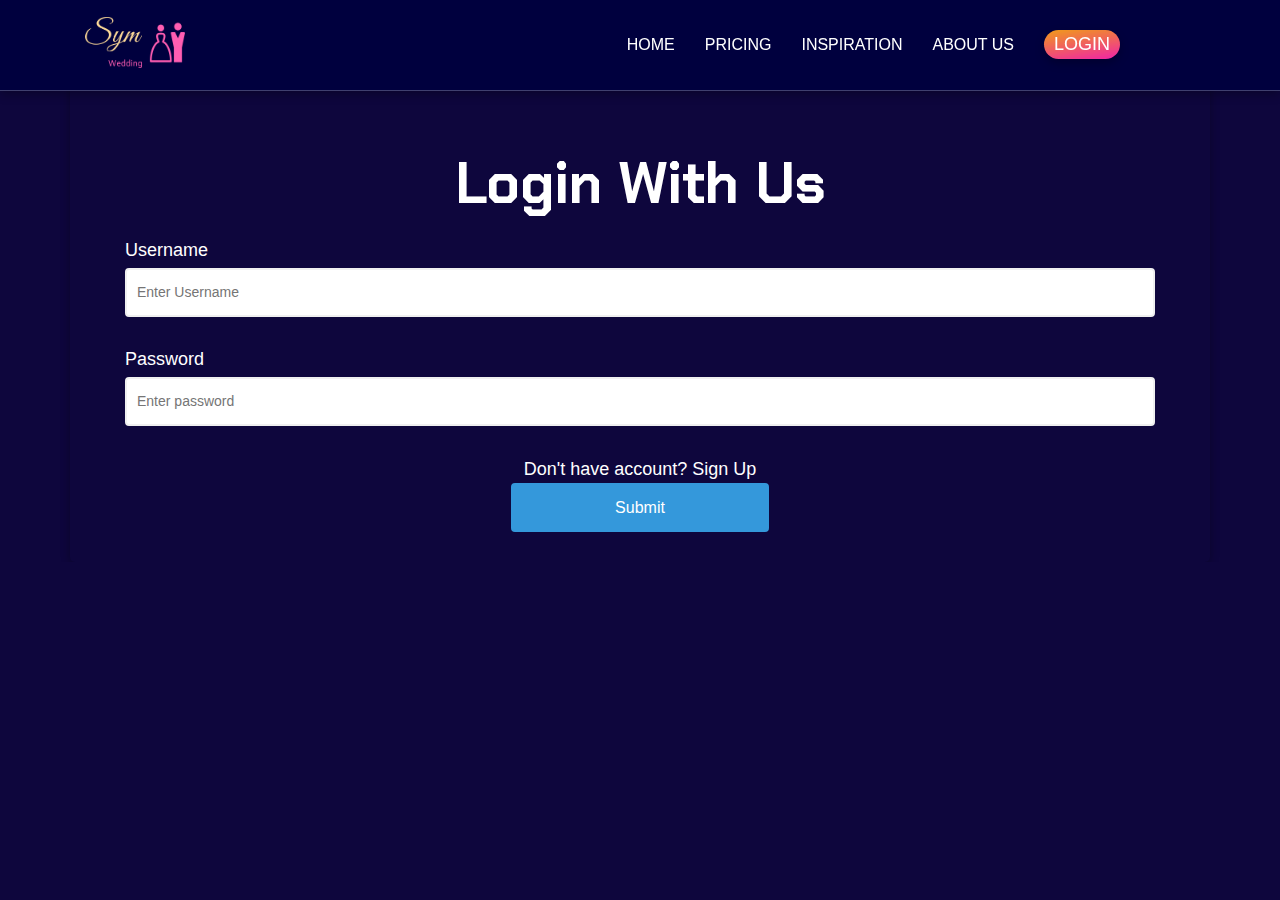
<file: signin.html>
<!DOCTYPE html>
<html lang="en">

<head>
    <meta charset="UTF-8">
    <meta http-equiv="X-UA-Compatible" content="IE=edge">
    <meta name="viewport" content="width=device-width, initial-scale=1.0">
    <title>Sym wedding Events </title>
    <link rel="stylesheet" href="./bootstrap-5.0.2-dist/css/bootstrap.min.css">
    <link rel="stylesheet" href="./bootstrap-5.0.2-dist/css/style.css">
    <link rel="stylesheet" href="./bootstrap-5.0.2-dist/all.css">
    <script src="./bootstrap-5.0.2-dist/js/bootstrap.min.js"></script>
    <script src="./bootstrap-5.0.2-dist/js/jquery-3.6.3.min.js"></script>


    <style>
        body::-webkit-scrollbar {
            display: none;
        }

        /* @import url('https://fonts.googleapis.com/css?family=Open+Sans&display=swap'); */

        :root {
            --succes-color: #2ecc71;
            ;
            --error-color: #e74c3c;
        }


        * {
            box-sizing: border-box;
        }

        /* body {

            background-color: #f9fafb;
            font-family: 'Open Sans', sans-serif;
            display: flex;
            align-items: center;
            justify-content: center;
            min-height: 100vh;
            margin: 0;
        } */

        .container-coustom {
            /* background-color: #fff; */
            border-radius: 5px;
            box-shadow: 0 2px 10px rgba(0, 0, 0, 0.3);
            /* width: 500px; */
        }

        h2 {
            text-align: center;
            margin: 0 0 20px;
        }

        .form {
            padding: 30px 40px;
        }

        .form-control-custom {
            margin-bottom: 10px;
            padding-bottom: 20px;
            position: relative;
        }

        .form-control-custom label {
            color: #ffffff;
            display: block;
            margin-bottom: 5px;
        }

        .form-control-custom input {
            border: 2px solid #f0f0f0;
            border-radius: 4px;
            display: block;
            width: 100%;
            padding: 10px;
            font-size: 14px;
        }

        .form-control-custom input:focus {
            outline: 0;
            border-color: #777;

        }

        .form-control-custom.success input {
            border-color: var(--succes-color);
        }

        .form-control-custom.error input {
            border-color: var(--error-color);
        }

        .form-control-custom small {
            color: var(--error-color);
            position: absolute;
            bottom: 0;
            left: 0;
            visibility: hidden;
        }

        .form-control-custom.error small {
            visibility: visible;
        }

        .form button {
            cursor: pointer;
            background-color: #3498db;
            border: 2px solid #3498db;
            border-radius: 4px;
            color: #fff;
            display: block;
            padding: 10px;
            font-size: 16px;
            margin-top: 20px;
            width: 100%;
        }
    </style>
</head>

<body style="
    overflow-x: hidden;
">
    <header id="header-section" class="animated fadeInDown header-fixed">
        <div class="overlay">
            <div class="container ">
                <div class="row d-flex header-area">
                    <div class="logo-section flex-grow-1 d-flex align-items-center">
                        <a href="index.html" class="site-logo site-title"><img
                                src="image/sym-low-resolution-logo-color-on-transparent-background (2).png"
                                height="100px" width="100px" alt="site-logo"></a>
                    </div>
                    <button class="navbar-toggler ml-auto collapsed" type="button" data-bs-toggle="collapse"
                        data-bs-target="#navbarSupportedContent" aria-controls="navbarSupportedContent"
                        aria-expanded="false" aria-label="Toggle navigation">
                        <i class="fas fa-bars nav-show"></i>
                    </button>
                    <nav class="navbar navbar-expand-lg p-0">
                        <div class="navbar-collapse showclass collapse" id="navbarSupportedContent1">
                            <ul class="navbar-nav main-menu ml-auto">
                                <li><a class="align-items-center d-flex h-100" href="index.html">Home</a></li>
                                <li class="mainMenu"><a class="align-items-center d-flex h-100">PRICING</a>
                                    <ul class="sub-menu">
                                        <li><a class="align-items-center d-flex h-100"
                                                href="price.html?type=Classic">Classic</a></li>
                                        <li><a class="align-items-center d-flex h-100"
                                                href="price.html?type=Elegant">Elegant</a></li>
                                        <li><a class="align-items-center d-flex h-100"
                                                href="price.html?type=Premier">Premier </a></li>
                                        <li><a class="align-items-center d-flex h-100" href="price.html?type=Gold">Gold
                                            </a></li>
                                        <li><a class="align-items-center d-flex h-100"
                                                href="price.html?type=Elite">Elite </a></li>
                                    </ul>
                                </li>
                                <li class=""><a class="align-items-center d-flex h-100"
                                        href="inspiration.html">Inspiration</a>
                                </li>
                                <li><a class="align-items-center d-flex h-100" href="about.html">About Us</a></li>

                                <li class="active">
                                    <a class="align-items-center d-flex h-100" href="signin.html"><span
                                            class="cmn-btn py-1" style="
                                        line-height: inherit;
                                    ">Login</span> </a>
                                </li>
                            </ul>
                        </div>
                    </nav>
                    <div class="right-area header-action d-flex align-items-center">
                    </div>
                </div>
            </div>
        </div>
    </header>
    <div class="container container-coustom pt-120" id="registration">
        <form id="form" class="form">
            <h2>Register With Us</h2>
            <div class="form-control-custom">
                <label for="username">Username</label>
                <input type="text" name="username" id="username" placeholder="Enter Username">
                <small class="text-truncate">Error Message</small>
            </div>
            <div class="form-control-custom">
                <label for="email">Email</label>
                <input type="text" name="email" id="email" placeholder="Enter email">
                <small class="text-truncate">Error Message</small>
            </div>
            <div class="form-control-custom">
                <label for="password">Password</label>
                <input type="password" name="password" id="password" placeholder="Enter password">
                <small class="text-truncate">Error Message</small>
            </div>
            <div class="form-control-custom">
                <label for="password2">Confirm Password</label>
                <input type="password" name="Confirm-Password" id="password2" placeholder="Enter password again">
                <small class="text-truncate">Error Message</small>
            </div>
            <!-- <p class="text-center" id="signupmsg">Don't have account? <a href="signin.html?activity=signup"
                    class="text-decoration-none">Sign Up</a></p> -->
            <p class="text-center" id="loginmsg">Already have account? <a href="signin.html"
                    class="text-decoration-none">Log In</a></p>
            <button class="w-25 m-auto">Submit</button>
        </form>
    </div>
    <div class="container container-coustom pt-120" id="login-form">
        <form id="form2" class="form">
            <h2>Login With Us</h2>
            <div class="form-control-custom">
                <label for="username">Username</label>
                <input type="text" name="username" id="username2" placeholder="Enter Username">
                <small class="text-truncate">Error Message</small>
            </div>
            <div class="form-control-custom">
                <label for="password">Password</label>
                <input type="password" name="password" id="password3" placeholder="Enter password">
                <small class="text-truncate">Error Message</small>
            </div>
            <p class="text-center" id="signupmsg">Don't have account? <a href="signin.html?activity=signup"
                    class="text-decoration-none">Sign Up</a></p>
            <!-- <p class="text-center" id="loginmsg">Already have account? <a href="signin.html"
                    class="text-decoration-none">Log In</a></p> -->
            <button class="w-25 m-auto">Submit</button>
        </form>
    </div>


</body>
<script src="./bootstrap-5.0.2-dist/js/bootstrap.bundle.min.js"></script>
<script src="./bootstrap-5.0.2-dist/fontawesome.js"></script>

<script>
    $(document).ready(() => {
        $('body').hide().fadeIn();
    })
    urlstr = window.location.search;
    urlParam = new URLSearchParams(urlstr);
    activity = urlParam.get('activity')
    if (activity == 'signup') {
        console.log("hello");
        $('#login-form').hide()
        $('#registration').show()
        $('#loginheader').hide()
        // $('#loginmsg').show()
    }
    else {
        $('#login-form').show()
        $('#registration').hide()
        $('#name').hide()
        $('#signupheader').hide()
        // $('#signupmsg').show()
        // $('#loginmsg').hide()z
    }
    $(document).ready(() => {
        $('.nav-show').click(() => {
            $('.showclass').fadeToggle('show')
        })
    })
    const form = document.getElementById('form');
    const form2 = document.getElementById('form2');
    const username = document.getElementById('username');
    const username2 = document.getElementById('username2');
    const email = document.getElementById('email');
    const password = document.getElementById('password');
    const password3 = document.getElementById('password3');
    const password2 = document.getElementById('password2');
    function showError(input, message) {
        const formControl = input.parentElement;
        formControl.className = 'form-control-custom error';
        const small = formControl.querySelector('small');
        small.innerText = message;
    }
    function showSucces(input) {
        const formControl = input.parentElement;
        formControl.className = 'form-control-custom success';
    }
    function checkEmail(input) {
        const re = /^(([^<>()\[\]\\.,;:\s@"]+(\.[^<>()\[\]\\.,;:\s@"]+)*)|(".+"))@((\[[0-9]{1,3}\.[0-9]{1,3}\.[0-9]{1,3}\.[0-9]{1,3}\])|(([a-zA-Z\-0-9]+\.)+[a-zA-Z]{2,}))$/;
        if (re.test(input.value.trim())) {
            showSucces(input)
            return true;

        } else {
            showError(input, 'Email is not invalid');
            return false;

        }
    }
    function checkRequired(inputArr) {
        let item = true
        inputArr.forEach(function (input) {
            if (input.value.trim() === '') {
                showError(input, `${getFieldName(input)} is required`)
                item = false;
            } else {
                showSucces(input);
                return true;
            }
        });
        return item
    }
    function checkLength(input, min, max) {
        if (input.value.length < min) {
            showError(input, `${getFieldName(input)} must be at least ${min} characters`);
            return false;
        } else if (input.value.length > max) {
            showError(input, `${getFieldName(input)} must be les than ${max} characters`);
            return false;
        } else {
            showSucces(input);
            return true;

        }
    }
    function getFieldName(input) {
        return input.name.charAt(0).toUpperCase() + input.name.slice(1);
    }
    function checkPasswordMatch(input1, input2) {
        if (input1.value !== input2.value) {
            showError(input2, 'Passwords do not match');
            return false;
        }
        else{
            return true;

        }
    }
    form.addEventListener('submit', function (e) {
        e.preventDefault();
         let all = checkRequired([username, email, password, password2]);
         let user = checkLength(username, 3, 15);
         let pass = checkLength(password, 6, 25);
         let email1 = checkEmail(email);
         let match = checkPasswordMatch(password, password2);
        if(match && email1 && pass && user && all){
            window.location.href = `welcome.html?username=${username.value}`
        }
    });
    form2.addEventListener('submit', function (e) {
        e.preventDefault();
        let all = checkRequired([username2, password3]);
        let username = checkLength(username2, 3, 15);
        let password = checkLength(password3, 6, 25);
        if (all && username && password) {
            window.location.href = `welcome.html?username=${username2.value}`
        }
        // checkEmail(email);
        // checkPasswodMatch(password, password2);
    });
</script>

</html>
</file>
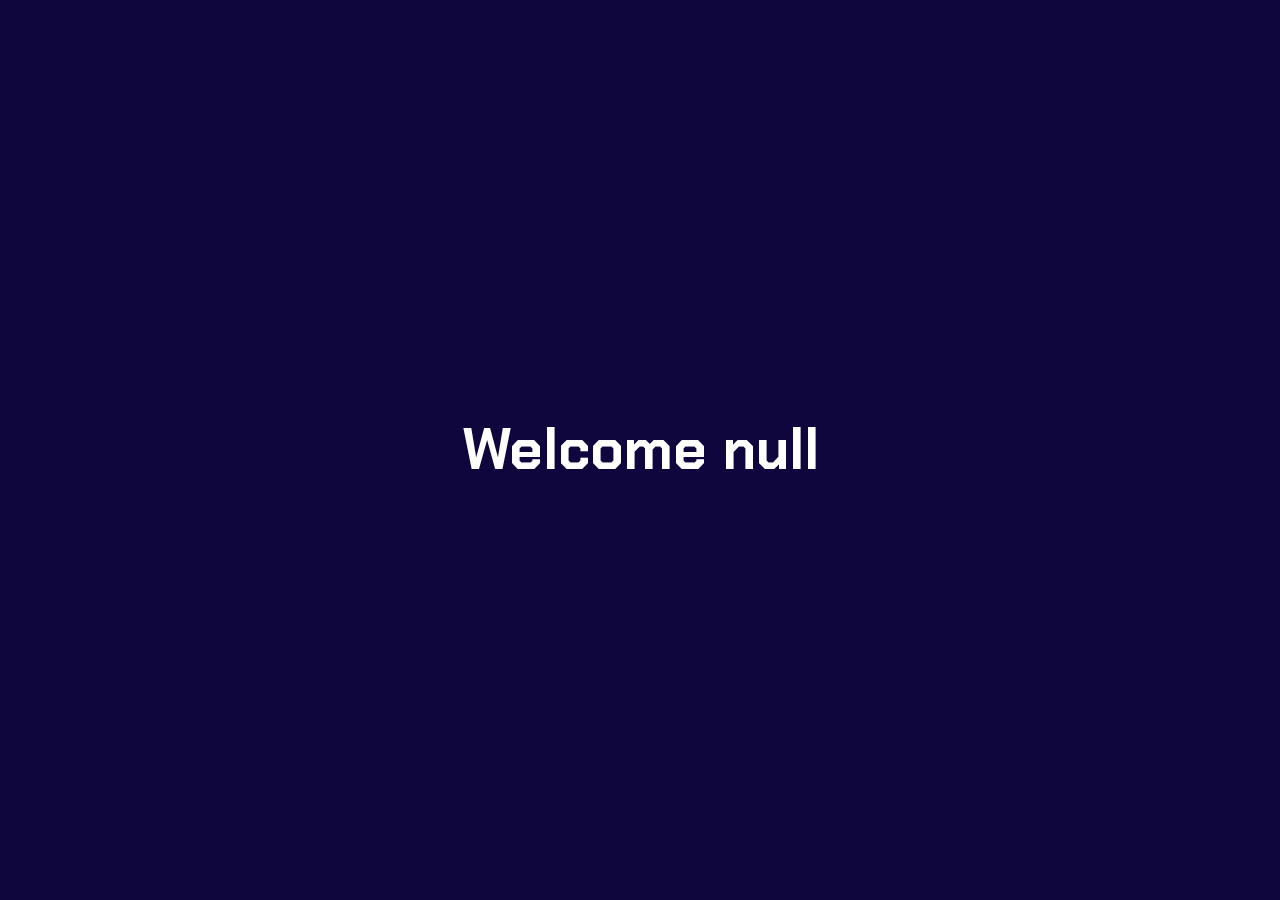
<file: welcome.html>
<!DOCTYPE html>
<html lang="en">

<head>
    <meta charset="UTF-8">
    <meta http-equiv="X-UA-Compatible" content="IE=edge">
    <meta name="viewport" content="width=device-width, initial-scale=1.0">
    <title>Sym wedding Events </title>
    <link rel="stylesheet" href="./bootstrap-5.0.2-dist/css/bootstrap.min.css">
    <link rel="stylesheet" href="./bootstrap-5.0.2-dist/css/style.css">
    <link rel="stylesheet" href="./bootstrap-5.0.2-dist/all.css">
    <script src="./bootstrap-5.0.2-dist/js/bootstrap.min.js"></script>
    <script src="./bootstrap-5.0.2-dist/js/jquery-3.6.3.min.js"></script>
    <style>
        .puff-in-center {
            -webkit-animation: puff-in-center 0.7s cubic-bezier(0.470, 0.000, 0.745, 0.715) both;
            animation: puff-in-center 0.7s cubic-bezier(0.470, 0.000, 0.745, 0.715) both;
        }

        @-webkit-keyframes puff-in-center {
            0% {
                -webkit-transform: scale(2);
                transform: scale(2);
                -webkit-filter: blur(4px);
                filter: blur(4px);
                opacity: 0;
            }

            100% {
                -webkit-transform: scale(1);
                transform: scale(1);
                -webkit-filter: blur(0px);
                filter: blur(0px);
                opacity: 1;
            }
        }

        @keyframes puff-in-center {
            0% {
                -webkit-transform: scale(2);
                transform: scale(2);
                -webkit-filter: blur(4px);
                filter: blur(4px);
                opacity: 0;
            }

            100% {
                -webkit-transform: scale(1);
                transform: scale(1);
                -webkit-filter: blur(0px);
                filter: blur(0px);
                opacity: 1;
            }
        }

        .tracking-out-expand-fwd {
            -webkit-animation: tracking-out-expand-fwd 0.8s cubic-bezier(0.550, 0.085, 0.680, 0.530) both;
            animation: tracking-out-expand-fwd 0.8s cubic-bezier(0.550, 0.085, 0.680, 0.530) both;
        }

        @-webkit-keyframes tracking-out-expand-fwd {
            0% {
                -webkit-transform: translateZ(0);
                transform: translateZ(0);
                opacity: 1;
            }

            60% {
                opacity: 0.8;
            }

            100% {
                letter-spacing: 1em;
                -webkit-transform: translateZ(300px);
                transform: translateZ(300px);
                opacity: 0;
            }
        }

        @keyframes tracking-out-expand-fwd {
            0% {
                -webkit-transform: translateZ(0);
                transform: translateZ(0);
                opacity: 1;
            }

            60% {
                opacity: 0.8;
            }

            100% {
                letter-spacing: 1em;
                -webkit-transform: translateZ(300px);
                transform: translateZ(300px);
                opacity: 0;
            }
        }
    </style>
</head>

<body style="
overflow-x: hidden;
height: 100vh;
">
    <div class="puff-in-center d-flex h-100 justify-content-center align-items-center" id="registration">
        <h2 class="text-center" id="mainDiv">Welcome Utsav</h2>
    </div>

</body>
<script src="./bootstrap-5.0.2-dist/js/bootstrap.bundle.min.js">
</script>
<script src="./bootstrap-5.0.2-dist/fontawesome.js"></script>

<script>
    urlstr = window.location.search;
    urlParam = new URLSearchParams(urlstr);
    activity = urlParam.get('username')
    document.getElementById('mainDiv').innerHTML = `Welcome ${activity}`
    setTimeout(() => {
        $(document).ready(() => {
            $('h1').addClass('tracking-out-expand-fwd')
        })
    }, 2000);
    setTimeout(() => {
        window.location.href = 'index.html'
    }, 3000);
</script>

</html>
</file>
<file: bootstrap-5.0.2-dist/css/style.css>
/* reset css start */
@import url('https://fonts.googleapis.com/css2?family=Chakra+Petch:wght@300;400;500;600;700&amp;family=Roboto:wght@100;300;400;500;700;900&amp;display=swap');
:root {
  --body-font: 'Roboto', sans-serif;
  --body-alt-font: 'Chakra Petch', sans-serif;
  --body-color: #fff;
  --para-color: #64be56;
  --para-alt-color: #00fadf;

  --body-bg: #0e063d;
}
html {
  scroll-behavior: smooth;
  overflow-x: hidden;
}
body {
  font-family: var(--body-font);
  background-color: var(--body-bg);
  font-size: 18px;
  line-height: 25px;
  padding: 0;
  margin: 0;
  font-weight: 400;
  overflow-x: hidden !important;
}
h1,
h2,
h3,
h4,
h5,
h6 {
  padding: 0;
  margin: 0;
}
h1,
h1 > a,
h2,
h2 > a,
h3,
h3 > a,
h4,
h4 > a,
h5,
h5 > a,
h6,
h6 > a {
  font-family: var(--body-alt-font);
  color: var(--body-color);
  font-weight: bold;
  text-transform: uppercase;
  text-transform: initial;
  transition: all 0.3s;
  -webkit-transition: all 0.3s;
  -moz-transition: all 0.3s;
  -ms-transition: all 0.3s;
  -o-transition: all 0.3s;
}
h1 > a:hover,
h2 > a:hover,
h3 > a:hover,
h4 > a:hover,
h5 > a:hover,
h6 > a:hover {
  color: var(--body-color);
}
h1,
h1 > a {
  font-size: 76px;
  line-height: 91px;
}
h2,
h2 > a {
  font-size: 57px;
  line-height: 68px;
}
h3,
h3 > a {
  font-size: 43px;
  line-height: 52px;
}
h4,
h4 > a {
  font-size: 32px;
  line-height: 38px;
}
h5,
h5 > a {
  font-size: 24px;
  line-height: 29px;
}
h6,
h6 > a {
  font-size: 18px;
  line-height: 22px;
}
a {
  display: inline-block;
  color: var(--body-color);
  font-weight: 400;
  font-size: 18px;
  line-height: 25px;
}
a,
a:focus,
a:hover {
  text-decoration: none;
  outline: none;
  color: var(--body-color);
}
p,
span,
li {
  margin: 0;
  font-family: var(--body-font);
  font-weight: 400;
  font-size: 18px;
  line-height: 27px;
  color: var(--body-color);
}
.text-sm {
  font-family: var(--body-font);
  font-weight: 400;
  font-size: 14px;
  line-height: 21px;
}
.d-grid {
  display: grid !important;
}
.mb-40 {
  margin-bottom: 40px;
}
.mb-30 {
  margin-bottom: 30px;
}
img {
  max-width: 100%;
  height: auto;
}
ul,
ol {
  padding: 0;
  margin: 0;
  list-style: none;
}
button:focus {
  outline: none !important;
  box-shadow: none !important;
}
input:focus,
textarea:focus {
  outline: none;
  box-shadow: none;
}
button {
  border: none;
  cursor: pointer;
}
input[type='radio'] {
  width: initial;
}
input,
textarea {
  padding: 10px 25px;
  border: 1px solid #4450b8;
  width: 100%;
  font-family: var(--body-font);
}
select {
  padding: 10px 20px;
  border: none;
  cursor: pointer;
  outline: none;
}
textarea {
  min-height: 150px;
  resize: none;
}
input::-webkit-outer-spin-button,
input::-webkit-inner-spin-button {
  -webkit-appearance: none;
  margin: 0;
}
input[type='number'] {
  -moz-appearance: textfield;
}
span {
  display: inline-block;
}
.table thead th,
.table td,
.table th {
  border: none;
}
.bg_img {
  background-size: cover;
  background-position: center;
  background-repeat: no-repeat;
}
.bg_img {
  background-position: center;
  background-size: cover;
}
.mr-1,
.mx-1 {
  margin-right: 0.25rem !important;
}
.mr-60 {
  margin-right: 60px;
}
.mt-1,
.my-1 {
  margin-top: 0.25rem !important;
}
.button-group {
  display: inline-flex;
  overflow: hidden;
  flex-wrap: wrap;
  justify-content: center;
}
.b-none {
  border: none !important;
}
.nice-select:after {
  position: absolute;
  content: '';
  background-image: url(../images/down-arrow.png);
  background-repeat: no-repeat;
  height: 7px;
  width: 15px;
  right: 6px;
  transition: all ease 0.3s;
  border: none;
  -webkit-transform: rotate(0deg);
  -ms-transform: rotate(0deg);
  transform: rotate(0deg);
}
.nice-select.open:after {
  -webkit-transform: rotate(-180deg);
  -ms-transform: rotate(-180deg);
  transform: rotate(-180deg);
  right: 15px;
  margin-top: -5px;
}
.nice-select.open .list {
  background-color: #0d0d59;
}
.nice-select .option:hover,
.nice-select .option.focus,
.nice-select .option.selected.focus {
  background-color: transparent;
  color: #00fedf;
}
.section-header {
  margin-top: -12px;
  margin-bottom: 50px;
}
.section-header h5 {
  color: #00fadf;
  margin-bottom: 20px;
}
.title {
  font-family: var(--body-alt-font);
  color: var(--body-color);
  font-weight: 700;
  text-transform: uppercase;
  margin-bottom: 10px;
}
.title span {
  font-size: 57px;
  font-family: var(--body-alt-font);
  line-height: inherit;
  font-weight: 700;
  color: var(--para-alt-color);
}
iframe {
  border: 0;
  width: 100%;
}
@media (max-width: 991px) {
  .section-title {
    font-size: 40px;
  }
}
@media (max-width: 575px) {
  .sub-title,
  .sub-title-alt {
    font-size: 12px;
  }
}
.section-title span {
  color: var(--primary-color);
  font-size: inherit;
  font-family: inherit;
  line-height: inherit;
  font-weight: inherit;
}
.shadow-none {
  -webkit-box-shadow: none;
  box-shadow: none;
}
.mb-30-none {
  margin-bottom: -30px;
}
.mb-30 {
  margin-bottom: 30px;
}
.mt-30 {
  margin-top: 30px;
}
.pt-120 {
  padding-top: 120px;
}
/* @media (max-width: 991px) {
  .pt-120 {
    padding-top: 60px;
  }
}
@media (max-width: 575px) {
  .pt-120 {
    padding-top: 50px;
  }
} */
.pb-120 {
  padding-bottom: 120px;
}
/* @media (max-width: 991px) {
  .pb-120 {
    padding-bottom: 60px;
  }
}
@media (max-width: 575px) {
  .pb-120 {
    padding-bottom: 50px;
  }
} */
body::-webkit-scrollbar {
  width: 4px;
}
body::-webkit-scrollbar-track {
  background: transparent;
}
body::-webkit-scrollbar-thumb {
  background: #535264;
}
body::-webkit-scrollbar-thumb:hover {
  background: #535264;
}
@media (max-width: 991px) {
  .header-section .header-top {
    display: block;
  }
}
@media (max-width: 991px) {
  .navbar-collapse {
    max-height: 320px;
    overflow: auto;
  }
}
.navbar-collapse .main-menu .menu_has_children.show .sub-menu {
  display: grid;
}
@media (max-width: 991px) {
  .menu_has_children .sub-menu {
    display: none !important;
  }
  .menu_has_children .sub-menu li {
    width: 100%;
  }
  .navbar-collapse .main-menu .menu_has_children.show .sub-menu {
    display: inline-flex !important;
    flex-wrap: wrap;
    margin-left: 20px;
  }
}
.navbar-collapse .main-menu li:last-child .sub-menu {
  left: auto;
  right: 0;
}
.navbar-collapse .main-menu .cart span {
  background-color: rgba(183, 165, 255, 0.2);
  color: #fff;
  padding: 0 20px;
  border-radius: 15px;
  margin-left: 5px;
}
.navbar-collapse .main-menu .cart-area {
  top: 40px;
}
.navbar-collapse .main-menu .cart-area button {
  background-color: transparent;
  color: var(--body-color);
  margin: 0 15px;
  font-weight: 500;
}
.navbar-collapse .main-menu li {
  position: relative;
}
.navbar-collapse .main-menu li:hover .sub-menu {
  opacity: 1;
  visibility: visible;
  top: 100%;
}
.navbar-collapse .main-menu li.menu_has_children {
  position: relative;
}
.navbar-collapse .main-menu li.menu_has_children i {
  font-size: 18px;
  margin-left: 5px;
}
@media (max-width: 991px) {
  .navbar-collapse .main-menu li.menu_has_children::before {
    top: 12px;
    right: 15px;
  }
}
.navbar-collapse .main-menu li a {
  padding: 30px 15px;
  font-weight: 800;
  font-family: var(--body-font);
  font-size: 18px;
  text-transform: capitalize;
}
@media (max-width: 991px) {
  .navbar-collapse .main-menu li a {
    padding: 10px 8px;
    display: block;
  }
  .navbar-expand-lg {
    float: right;
    width: 100%;
  }
}
.navbar-collapse .main-menu li .sub-menu {
  position: absolute;
  top: 100%;
  left: 0;
  width: 230px;
  background-color: #0d0d59;
  padding: 0;
  opacity: 0;
  visibility: hidden;
  -webkit-transition: all 0.3s;
  transition: all 0.3s;
  z-index: 9;
}
.navbar-collapse .main-menu li .sub-menu li a {
  padding: 15px 20px;
  display: block;
  border-bottom: 1px solid #7400d3;
}
.navbar-collapse .main-menu li .sub-menu li:last-child a {
  border-bottom: 1px solid transparent;
}
.navbar-collapse .main-menu li .sub-menu li a:hover {
  border-radius: 0 !important;
}
.nav-area {
  display: contents;
  justify-content: space-between;
  z-index: 100;
}
@media (max-width: 991px) {
  .navbar-collapse .main-menu li .sub-menu {
    position: initial;
    opacity: 1;
    visibility: visible;
    color: #00fedf;
    /* display: none; */
    -webkit-transition: none;
    transition: none;
    background-color:#00000000 ;
  }
}
.menu-toggle {
  margin: 15px 0;
  position: relative;
  display: block;
  width: 35px;
  height: 20px;
  cursor: pointer;
  background: transparent;
  border-top: 2px solid #ffffff;
  border-bottom: 2px solid #ffffff;
  font-size: 0;
  -webkit-transition: all 0.25s ease-in-out;
  transition: all 0.25s ease-in-out;
}
.menu-toggle.is-active {
  border-color: transparent;
}
.menu-toggle::before,
.menu-toggle::after {
  content: '';
  display: block;
  width: 100%;
  height: 2px;
  position: absolute;
  top: 50%;
  left: 50%;
  background: #ffffff;
  -webkit-transform: translate(-50%, -50%);
  transform: translate(-50%, -50%);
  transition: -webkit-transform 0.25s ease-in-out;
  -webkit-transition: -webkit-transform 0.25s ease-in-out;
  transition: transform 0.25s ease-in-out;
  transition: transform 0.25s ease-in-out, -webkit-transform 0.25s ease-in-out;
}
.menu-toggle.is-active::before {
  -webkit-transform: translate(-50%, -50%) rotate(45deg);
  transform: translate(-50%, -50%) rotate(45deg);
}
.menu-toggle.is-active::after {
  -webkit-transform: translate(-50%, -50%) rotate(-45deg);
  transform: translate(-50%, -50%) rotate(-45deg);
}
.navbar-toggler {
  padding-right: 0;
  display: none;
}
.toggle-btn {
  padding: 8px 12px;
  background-color: var(--primary-color);
  color: #ffffff;
  font-weight: 500;
  text-transform: capitalize;
  border: 1px solid transparent;
  -webkit-transition: all 0.3s;
  transition: all 0.3s;
  border-radius: 4px;
}
.header-section .header-bottom {
  padding: 10px 10px;
}
@media (max-width: 991px) {
  .navbar-toggler {
    display: inline-block;
  }
  .navbar-light .navbar-toggler {
    position: absolute;
    right: 14%;
    margin-top: 5px;
    border: none;
  }
  #header-section .right-area {
    position: absolute;
    right: 20%;
    top: 12px;
  }
  .header-area {
    position: relative;
    padding: 15px 0;
  }
  #header-section .navbar .navbar-brand img {
    max-width: initial;
  }
  #header-section .navbar .navbar-brand {
    margin-top: -5px;
    width: 35%;
  }
  .navbar-collapse .main-menu {
    padding-top: 30px;
  }
  #header-section .navbar .navbar-bottom {
    padding: 20px 0;
  }
  #header-section .navbar .navbar-top {
    justify-content: center !important;
  }
  #header-section {
    background-color: #5c2cc5 !important;
  }
  #header-section .overlay .navbar-toggler i {
    color: var(--body-color);
  }
  #header-section .navbar .navbar-nav .menu_has_children::after {
    transform: translateX(70px);
    left: 0;
  }
}
@media (max-width: 800px) {
  .navbar-light .navbar-toggler {
    right: 4%;
  }
}
@media (max-width: 440px) {
  #header-section .navbar .navbar-top .language-select-list img {
    display: none;
  }
  #header-section .navbar .navbar-top a {
    margin: 0 6px !important;
    font-size: 12px;
  }
  #header-section .navbar .navbar-top .language-select-list {
    margin: 0 !important;
  }
  #header-section .navbar .nice-select .option,
  #header-section .navbar .nice-select.select-bar .current {
    font-size: 12px;
  }
  #header-section .navbar .navbar-brand img {
    max-width: initial;
    width: 115px;
  }
  .navbar-light .navbar-toggler {
    margin-top: 0;
  }
  #header-section .navbar .navbar-collapse .navbar-nav {
    padding-right: 0;
  }
}
.scrollToTop {
  position: fixed;
  bottom: 0;
  right: 30px;
  width: 45px;
  height: 45px;
  background-image: linear-gradient(
    45deg,
    rgb(247, 112, 98) 0%,
    rgb(254, 81, 150) 100%
  );
  border-radius: 5px;
  color: #fff;
  line-height: 45px;
  font-size: 20px;
  text-align: center;
  z-index: 9;
  cursor: pointer;
  transition: all 1s;
  transform: translateY(100%);
}
.scrollToTop.active {
  bottom: 30px;
  transform: translateY(0%);
  color: #fff;
}
.scrollToTop:hover {
  color: #fff;
}
.preloader {
  position: fixed;
  width: 100%;
  height: 100vh;
  z-index: 999999999;
  overflow: visible;
  background: #000000 url(../images/preloader.gif) no-repeat center center;
  background-size: 400px 400px;
}
#header-section.header-fixed {
  position: fixed;
  top: 0;
  left: 0;
  width: 100%;
  z-index: 11;
  background-color: #00003e;
  box-shadow: 0px 3px 10px 0px rgb(0 0 0 / 30%);
  border-bottom: 1px solid rgb(255 255 255 / 25%);
}
#header-section.header-fixed .header-top,
#header-section.header-fixed .header-middle {
  display: none !important;
}
#header-section.header-fixed .header-area {
  border-color: transparent;
}
#header-section.header-fixed .header-bottom {
  background-color: var(--body-color);
  box-shadow: 0px 3px 10px 0px rgba(0, 0, 0, 0.1);
}
#header-section .header-top {
  padding: 20px 0;
}
.animated {
  -webkit-animation-duration: 1s;
  animation-duration: 1s;
  -webkit-animation-fill-mode: both;
  animation-fill-mode: both;
}

@keyframes fadeInDown {
  from {
    opacity: 0;
    -webkit-transform: translate3d(0, -100%, 0);
    -ms-transform: translate3d(0, -100%, 0);
    transform: translate3d(0, -100%, 0);
  }
  to {
    opacity: 1;
    -webkit-transform: none;
    -ms-transform: none;
    transform: none;
  }
}
.fadeInDown {
  -webkit-animation-name: fadeInDown;
  animation-name: fadeInDown;
}
@keyframes zoomInOut {
  50% {
    -webkit-transform: scale(1.2);
    -moz-transform: scale(1.2);
    -ms-transform: scale(1.2);
    -o-transform: scale(1.2);
    transform: scale(1.2);
  }
}

@keyframes spin {
  100% {
    -webkit-transform: rotate(360deg);
    transform: rotate(360deg);
  }
}

/* cmn btn */
.cmn-btn {
  position: relative;
  text-transform: uppercase;
  font-weight: 500;
  font-size: 18px;
  line-height: 27px;
  transition: all 0.5s;
  padding: 11px 10px;
  background: linear-gradient(351.09deg, #f029a0 4.36%, #f0b000 117.5%);
  box-shadow: 0px 4px 10px rgba(0, 0, 0, 0.25);
  border-radius: 25px;
  overflow: hidden;
  z-index: 0;
}
.cmn-btn::before {
  content: '';
  width: 100%;
  height: 100%;
  position: absolute;
  top: 0;
  left: -100%;
  background: linear-gradient(351.09deg, #f0b000 4.36%, #f029a0 117.5%);
  z-index: -1;
  -webkit-transition: all 0.5s ease;
  -moz-transition: all 0.5s ease;
  transition: all 0.5s ease;
}
.cmn-btn:hover::before {
  left: 0;
  transition: all 0.5s ease;
}
.cmn-btn-second {
  position: relative;
  padding: 15px 30px;
  display: inline-block;
  overflow: hidden;
}
.cmn-btn-second::before {
  content: '';
  position: absolute;
  top: 0;
  left: 0;
  right: 0;
  bottom: 0;
  border-radius: 50px;
  padding: 1px;
  background: linear-gradient(165deg, #edb8ff, #6148ff);
  -webkit-mask: linear-gradient(#fff 0 0) content-box, linear-gradient(#fff 0 0);
  -webkit-mask-composite: destination-out;
  mask-composite: exclude;
}
.cmn-btn-second::after {
  content: '';
  width: 100%;
  height: 100%;
  position: absolute;
  top: 0;
  left: 0;
  border-radius: 50px;
  opacity: 0;
  background: linear-gradient(351.09deg, #f0b000 4.36%, #f029a0 117.5%);
  z-index: -1;
  -webkit-transition: all 0.5s ease;
  -moz-transition: all 0.5s ease;
  transition: all 0.5s ease;
}
.cmn-btn-second:hover::after {
  left: 0;
  transition: all 0.5s ease;
  opacity: 1;
}
/* header area */
#header-section {
  position: absolute;
  top: 0;
  left: 0;
  width: 100%;
  z-index: 999;
  background-color: transparent;
}
#header-section .site-logo {
  margin-top: -4px;
}
#header-section .header-area {
  margin-left: 0;
  margin-right: 0;
  border-bottom: 1px solid #4543a9;
}
#header-section .navbar .navbar-nav .dropdown a,
#header-section .right-area span,
#header-section .navbar .navbar-nav li a {
  color: #fff;
  font-weight: 500;
  font-size: 16px;
  line-height: 21px;
  text-transform: uppercase;
}
#header-section .navbar .navbar-nav li a.active,
#header-section .navbar .navbar-nav li a:hover {
  color: var(--para-alt-color);
}
#header-section .navbar .navbar-nav .menu_has_children a {
  padding-right: 40px;
}
#header-section .navbar .navbar-nav .menu_has_children {
  display: grid;
  align-items: center;
}
#header-section .navbar .navbar-nav .menu_has_children::after {
  position: absolute;
  content: '';
  background-image: url(../images/down-arrow.png);
  background-repeat: no-repeat;
  height: 7px;
  width: 15px;
  right: 15px;
  transition: all ease 0.3s;
}
#header-section .navbar {
  margin-right: 60px;
}
#header-section .navbar .navbar-nav .dropdown {
  display: flex;
  align-items: center;
}
#header-section .right-area .nice-select .list {
  background-color: #0d0d59;
}
#header-section .right-area .nice-select {
  padding-left: 30px;
  margin-right: 15px;
}
#header-section .right-area .search-icon i {
  color: var(--body-color);
}
#header-section .right-area .login-btn {
  text-transform: uppercase;
  font-weight: 500;
  padding: 0 10px 0 30px;
  position: relative;
}
#header-section .right-area .login-btn::before {
  position: absolute;
  content: '';
  width: 1px;
  height: 30px;
  background-color: rgba(255, 255, 255, 0.498039);
  left: 0;
  top: 0;
}
#header-section .right-area .cmn-btn {
  margin-left: 10px;
}

/* banner-section */
#banner-section {
  position: relative;
  padding-top: 180px;
  background-color: #280b70;
  background-image: url(../../image/bgWedding.jpg);
  /* background-size: 117%; */
  background-repeat: no-repeat;
  z-index: 0;
}
#banner-section .banner-content .main-content .top-area h3 {
  color: var(--para-alt-color);
}

#banner-section .banner-content .main-content .top-area h1 {
  margin: 20px 0;
}
#banner-section .banner-content .main-content .top-area h1,
#banner-section .banner-content .main-content .top-area h3 {
  text-transform: uppercase;
}
#banner-section .banner-content .main-content .top-area .cmn-btn {
  margin: 0 20px;
}
#banner-section .banner-content .main-content .top-area p {
  margin: auto 27%;
  margin-bottom: 40px;
}
#banner-section .banner-content .ani-illu {
  position: relative;
  bottom: -35px;
  z-index: -1;
  margin-bottom: 34px;
}
#banner-section .banner-content .ani-illu img {
  position: absolute;
}
#banner-section .banner-content .ani-illu .left-1 {
  left: -15%;
  bottom: 0;
  width: 40%;
}
#banner-section .banner-content .ani-illu .right-2 {
  right: -15%;
  bottom: 0;
}

/* Available Game */
#available-game-section .main-container {
  background: linear-gradient(178.07deg, #4609c3 -9.74%, #0e063d 82.69%);
  box-shadow: 0px -122px 50px rgba(37, 15, 116, 0.560784);
  border-radius: 20px;
  padding: 80px 100px 0;
  margin-bottom: -8px;
}
#available-game-section .main-container .btn-area {
  margin-top: 40px;
}
#available-game-section .main-container .single-item {
  padding: 0 15px;
}
#available-game-section .available-game-carousel {
  margin: 0 -15px;
  margin-bottom: -7px;
}
#available-game-section .slick-initialized .slick-arrow {
  position: absolute;
  background-color: transparent;
  border-radius: 4px;
  padding: 2px 5px;
  line-height: 0;
  outline: none;
  transition: all 0.5s;
}
#available-game-section .slick-initialized .slick-next {
  right: calc(8% - -10px);
  top: -43%;
  z-index: 1;
}
#available-game-section .slick-initialized .slick-prev {
  right: calc(8% - 60px);
  top: -43%;
  z-index: 2;
}
#available-game-section .slick-initialized .slick-next,
#available-game-section .slick-initialized .slick-prev {
  border-style: solid;
  border-width: 1px;
  border-color: rgba(237, 184, 255, 1);
  width: 50px;
  height: 50px;
  border-radius: 50%;
  display: inline-block;
}
#available-game-section .slick-initialized .slick-next:hover,
#available-game-section .slick-initialized .slick-prev:hover {
  background: linear-gradient(351.09deg, #f0b000 4.36%, #f029a0 117.5%);
  border-color: transparent;
}
#available-game-section .slick-initialized .slick-prev::before,
#available-game-section .slick-initialized .slick-next::before {
  content: '';
  height: 100px;
  width: 100px;
  position: absolute;
  top: 15px;
  left: 15px;
}
#available-game-section .slick-initialized .slick-prev::before {
  background: url(../images/right-arrow.png);
  background-repeat: no-repeat;
}
#available-game-section .slick-initialized .slick-next::before {
  background: url(../images/left-arrow.png);
  background-repeat: no-repeat;
}

/* How Works */
#how-works-section {
  position: relative;
  background-image: url(../images/how-works-bg.png);
  background-size: 100%;
  background-repeat: no-repeat;
}
#how-works-section.border-area {
  position: relative;
}
#how-works-section.border-area::before {
  position: absolute;
  content: '';
  width: 80%;
  height: 1px;
  background: rgb(255 255 255 / 30%);
  top: 0;
  left: 10%;
}
#how-works-section .obj-rel,
#how-works-section .obj-alt {
  position: relative;
}

@media (min-width: 768px) {
  .top-100 {
    top: 50px !important;
  }
}

.blueBtn {
  box-shadow: inset 0px 0px 5px 3px #00a2ff;
  padding: 5px 15px;
  border-radius: 50px;
  transition: all 0.3s ease-in;
  display: inline-block;
}
@font-face {
  font-family: lovers;
  src: url(../css/LoveLight-Regular.ttf);
}

.body{
  overflow-x: hidden !important;
}
</file>
